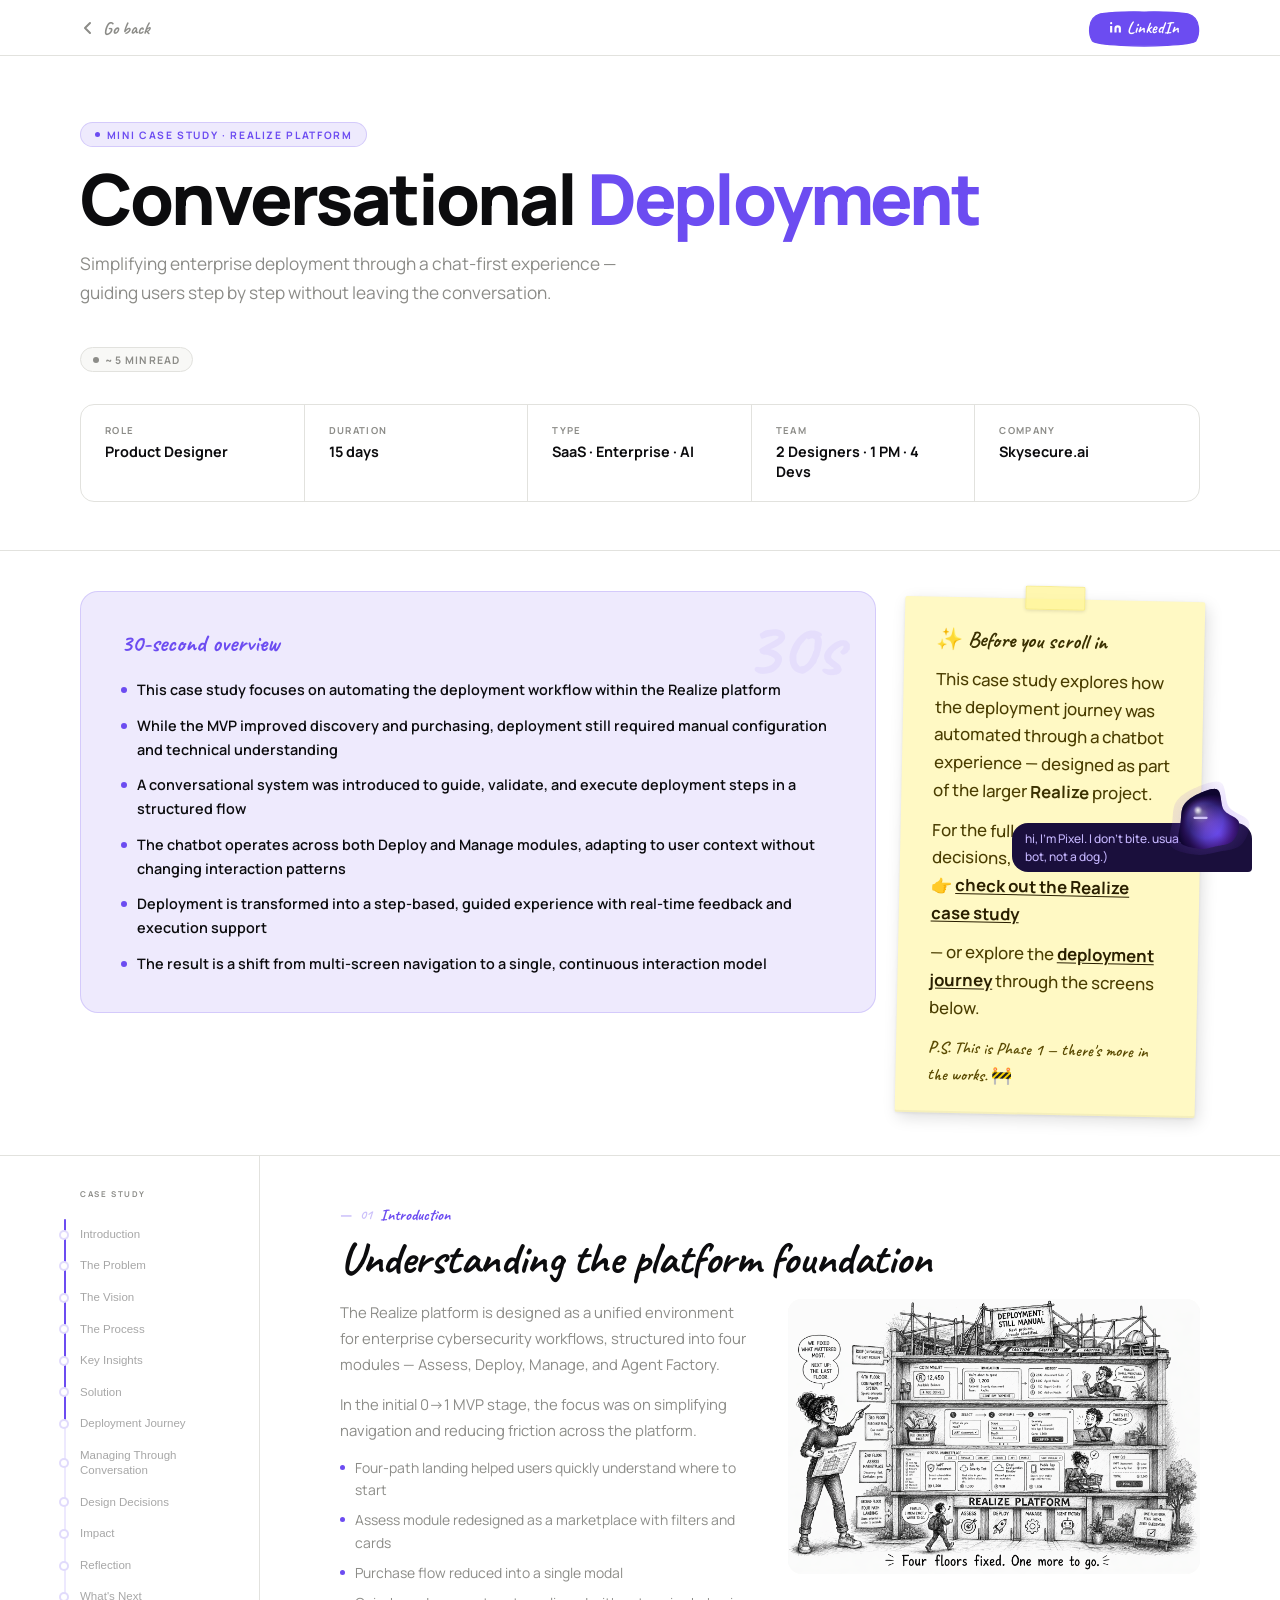
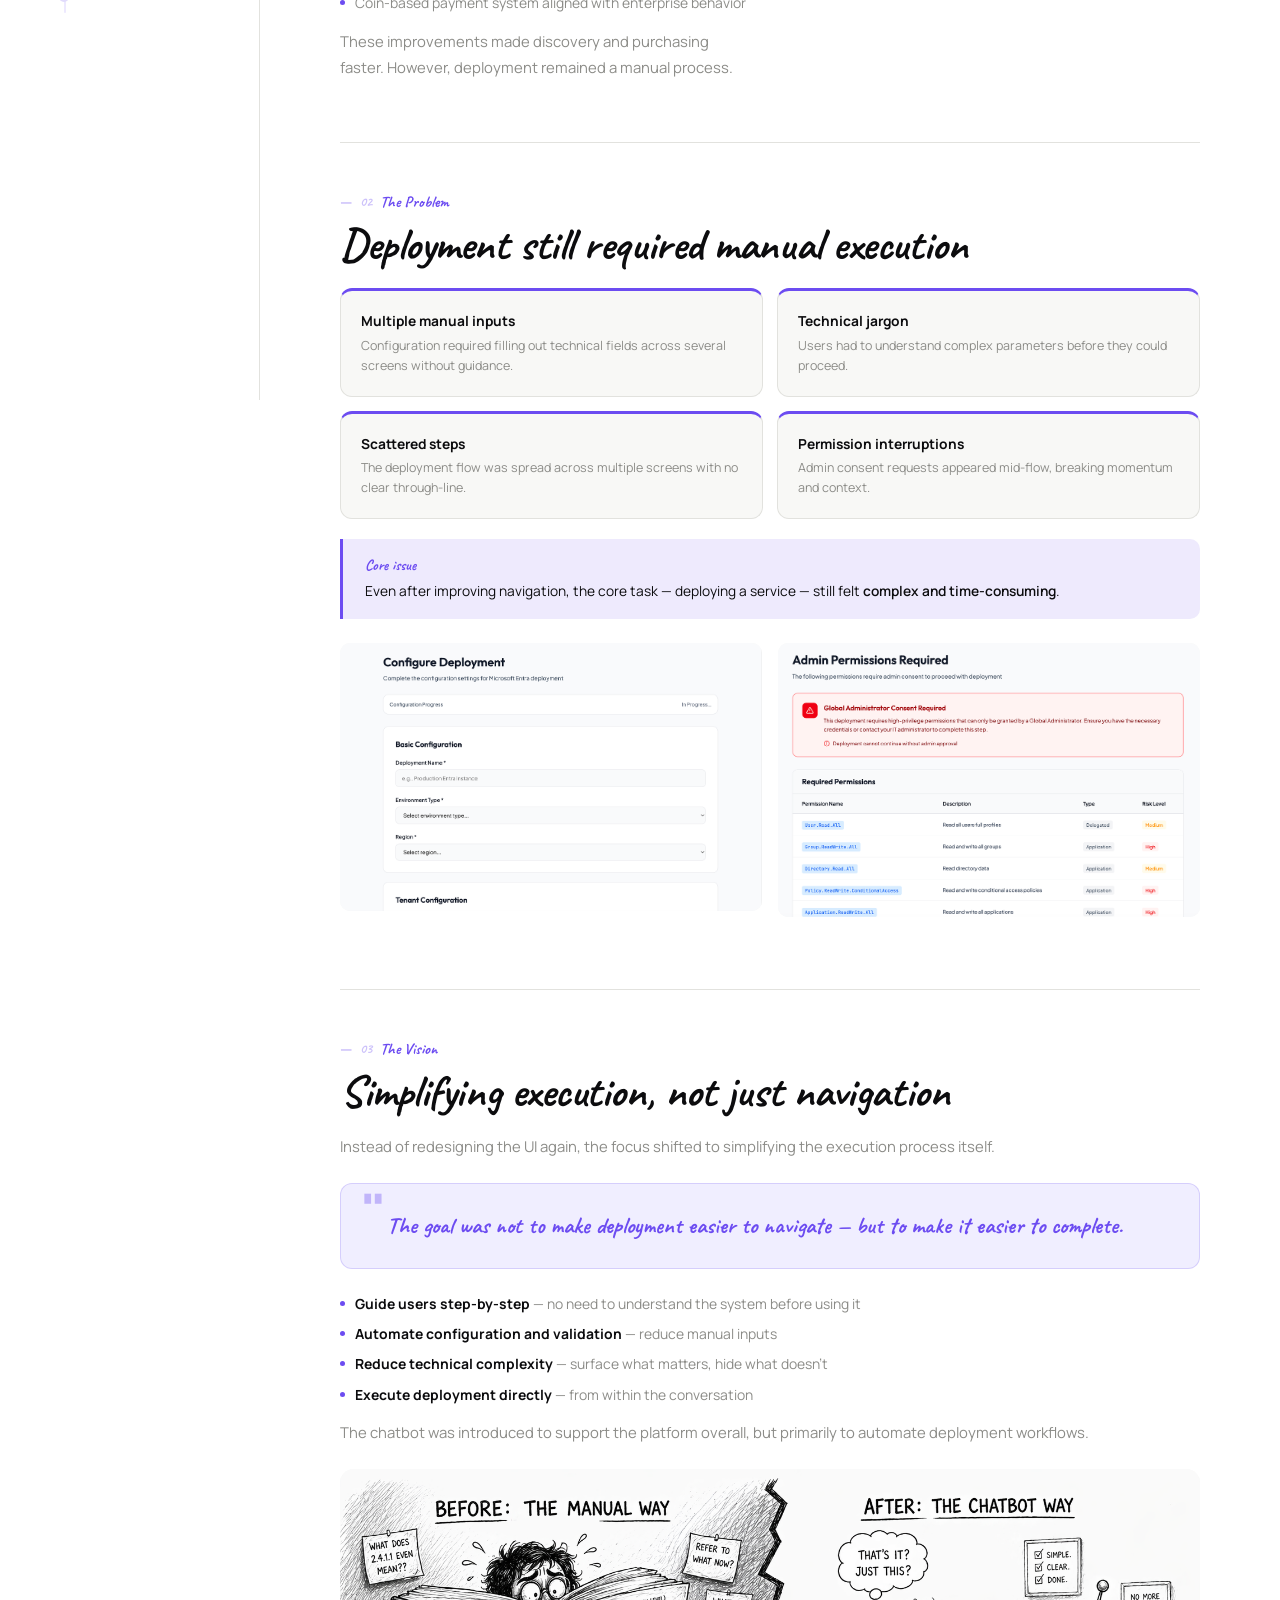
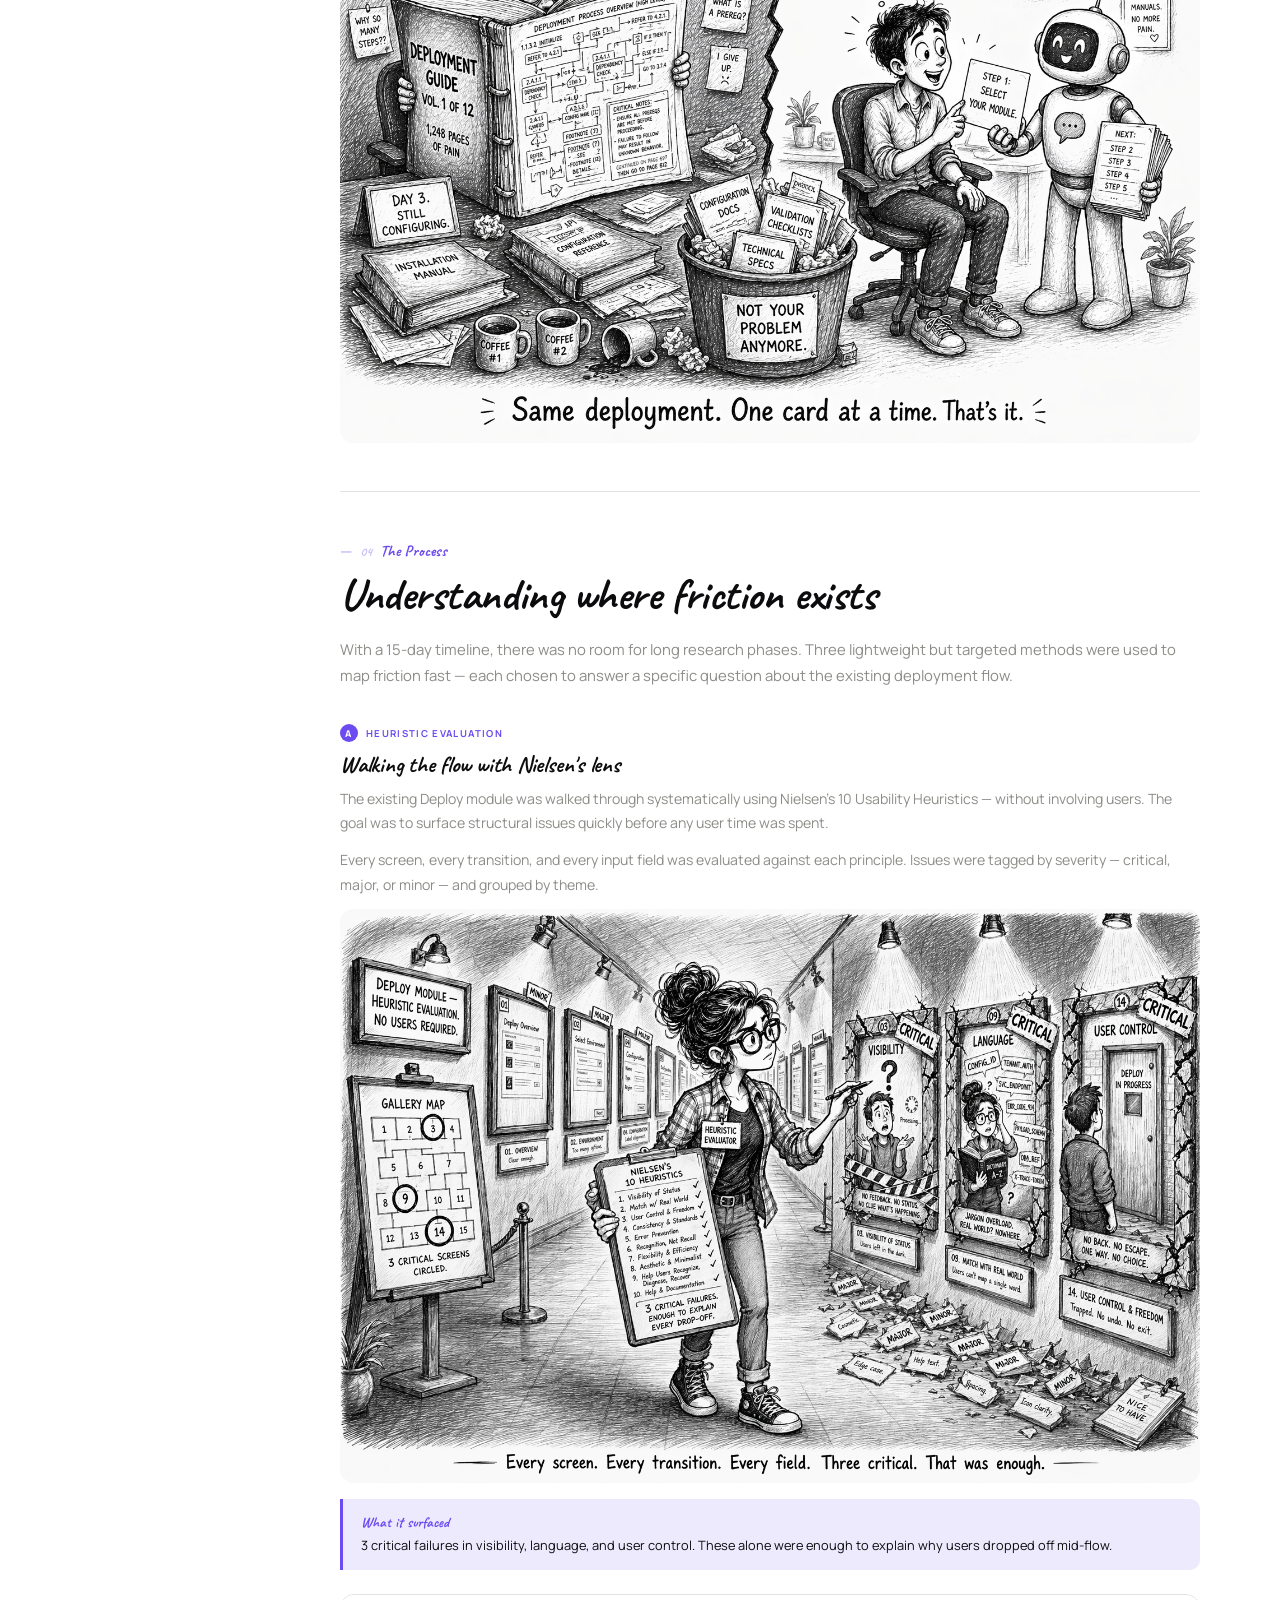
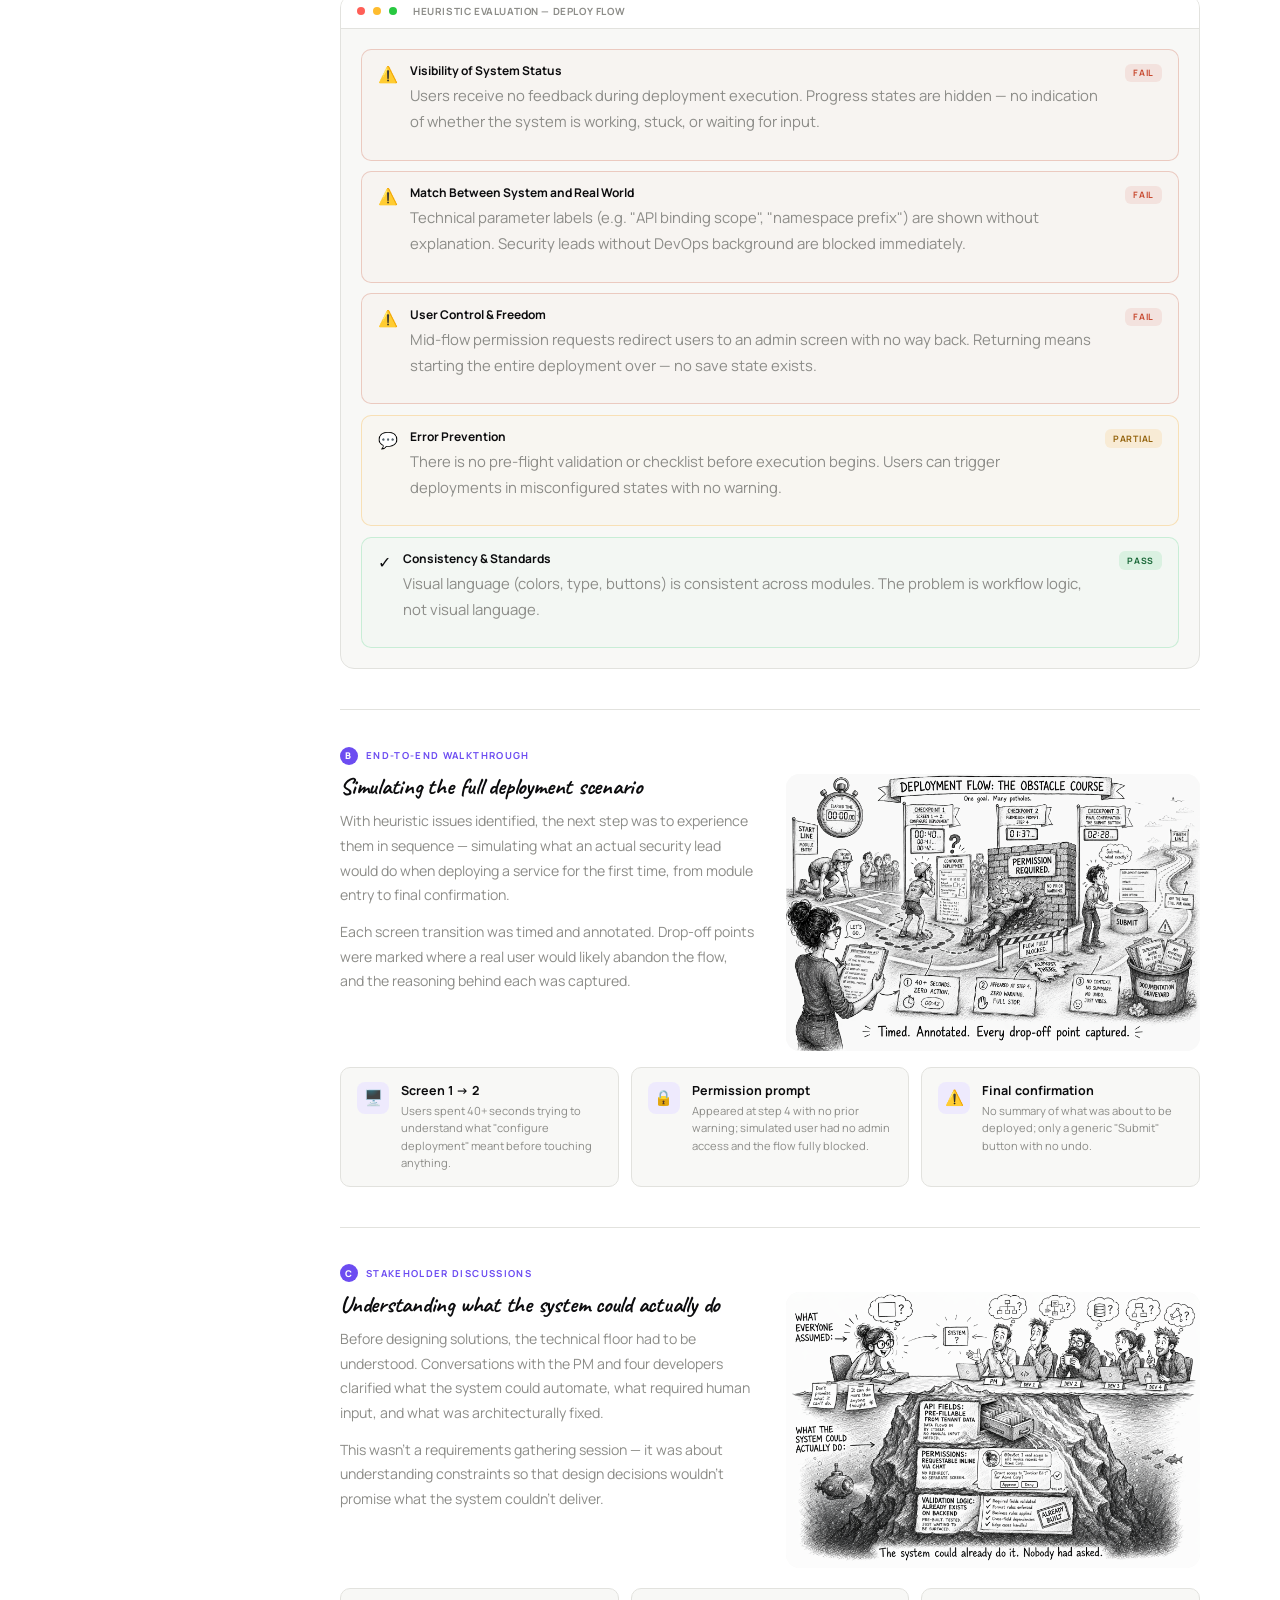
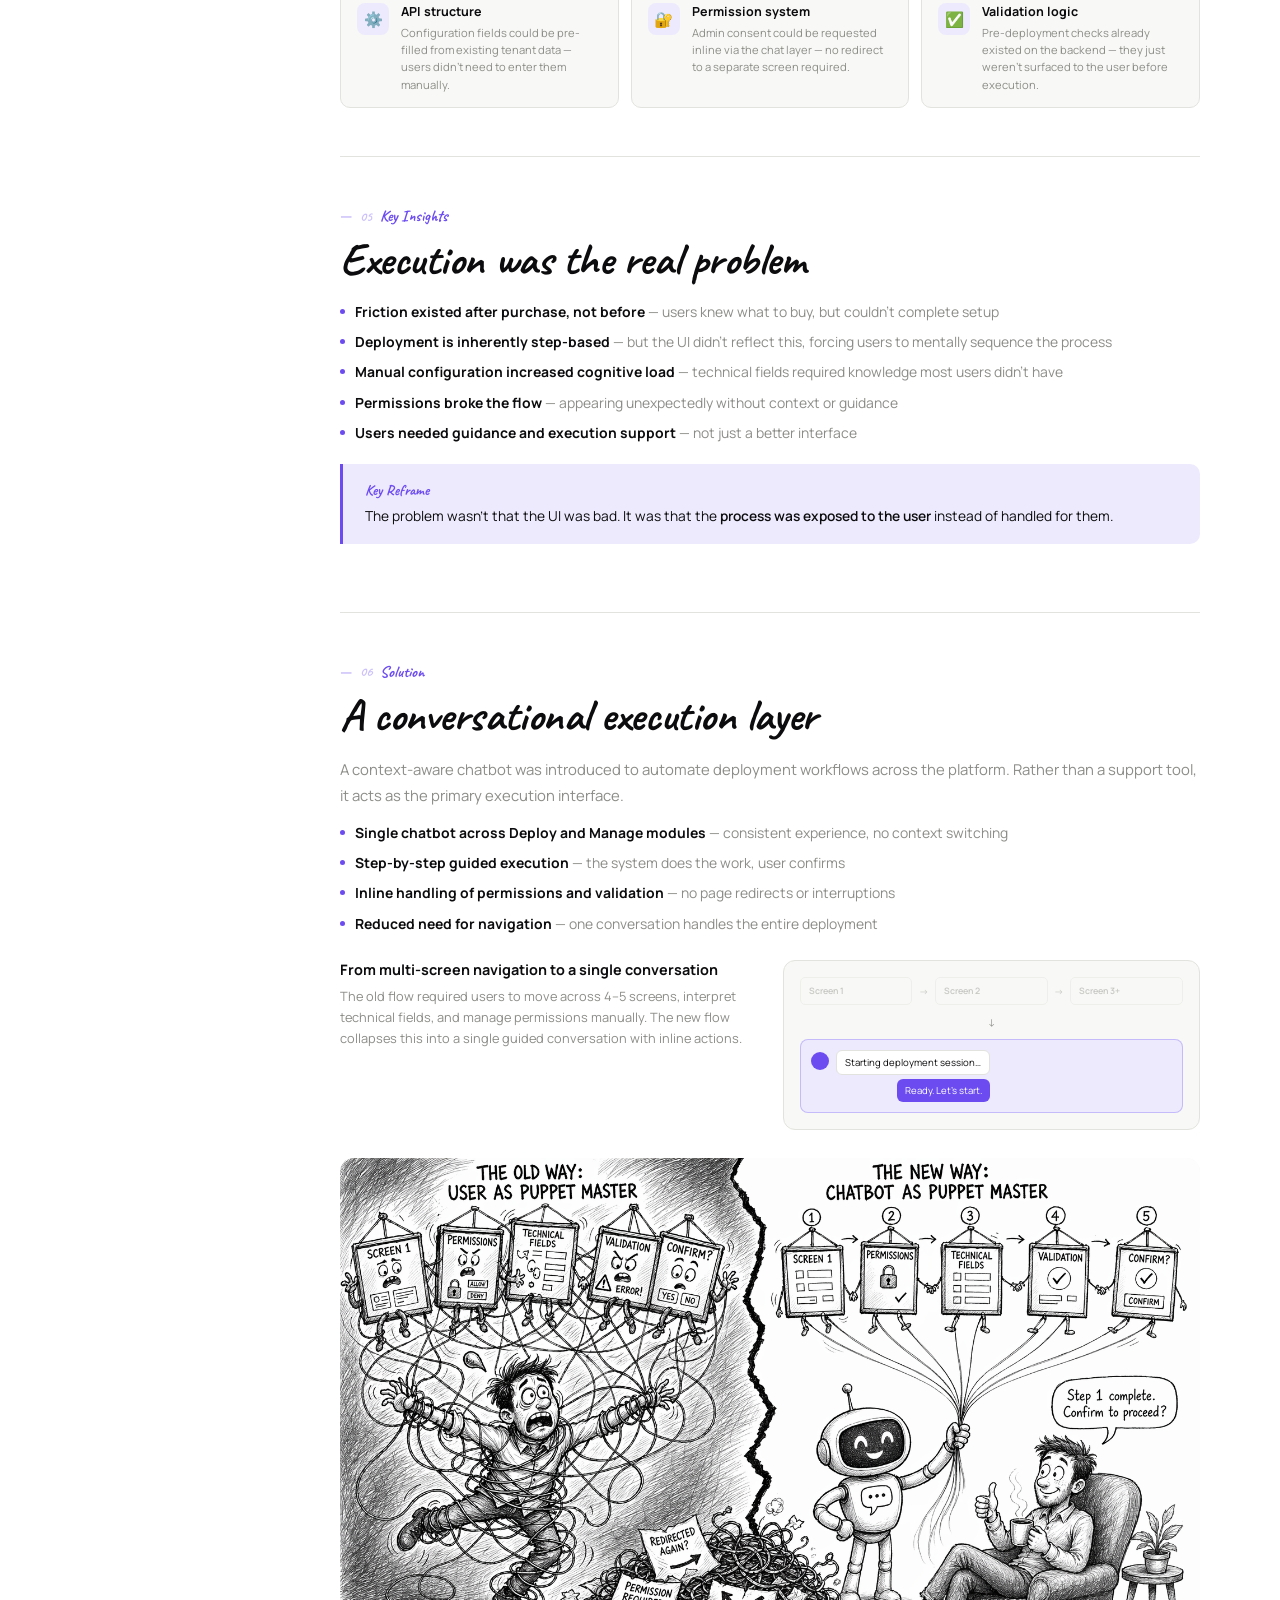
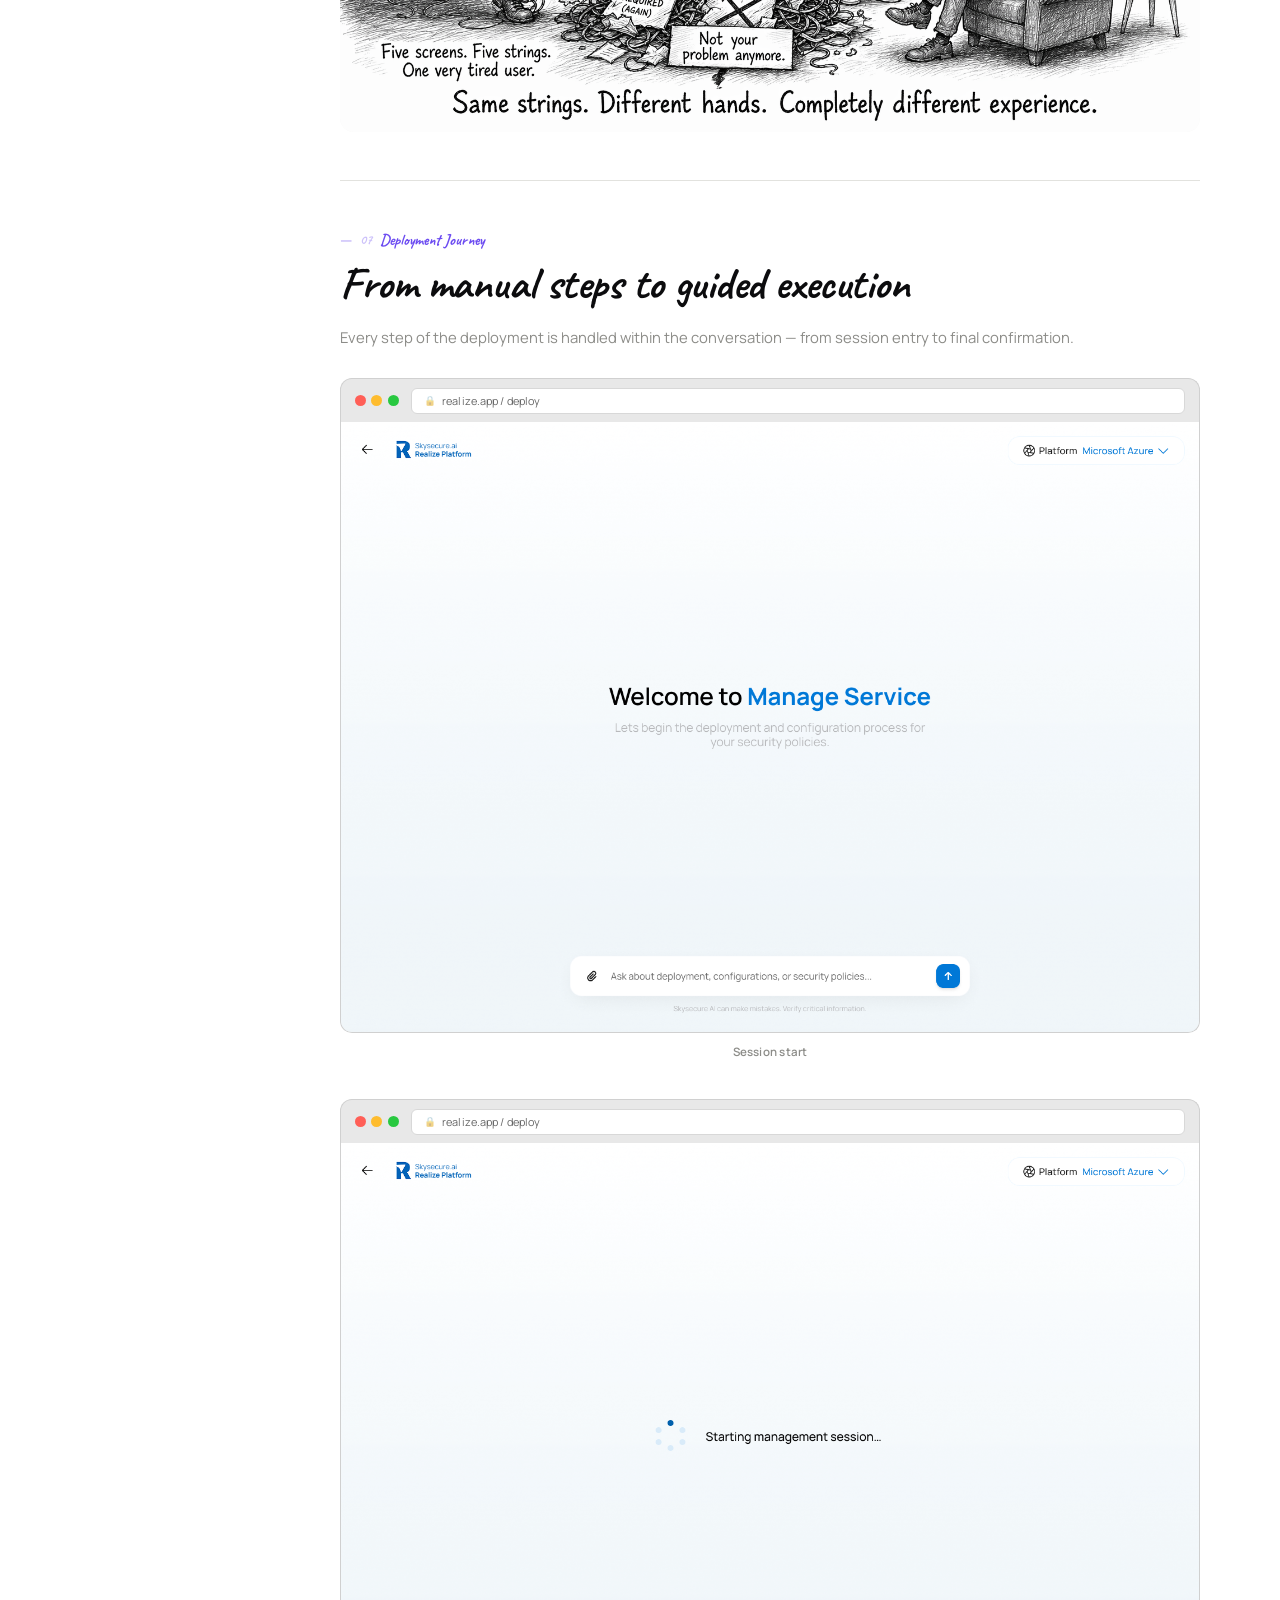
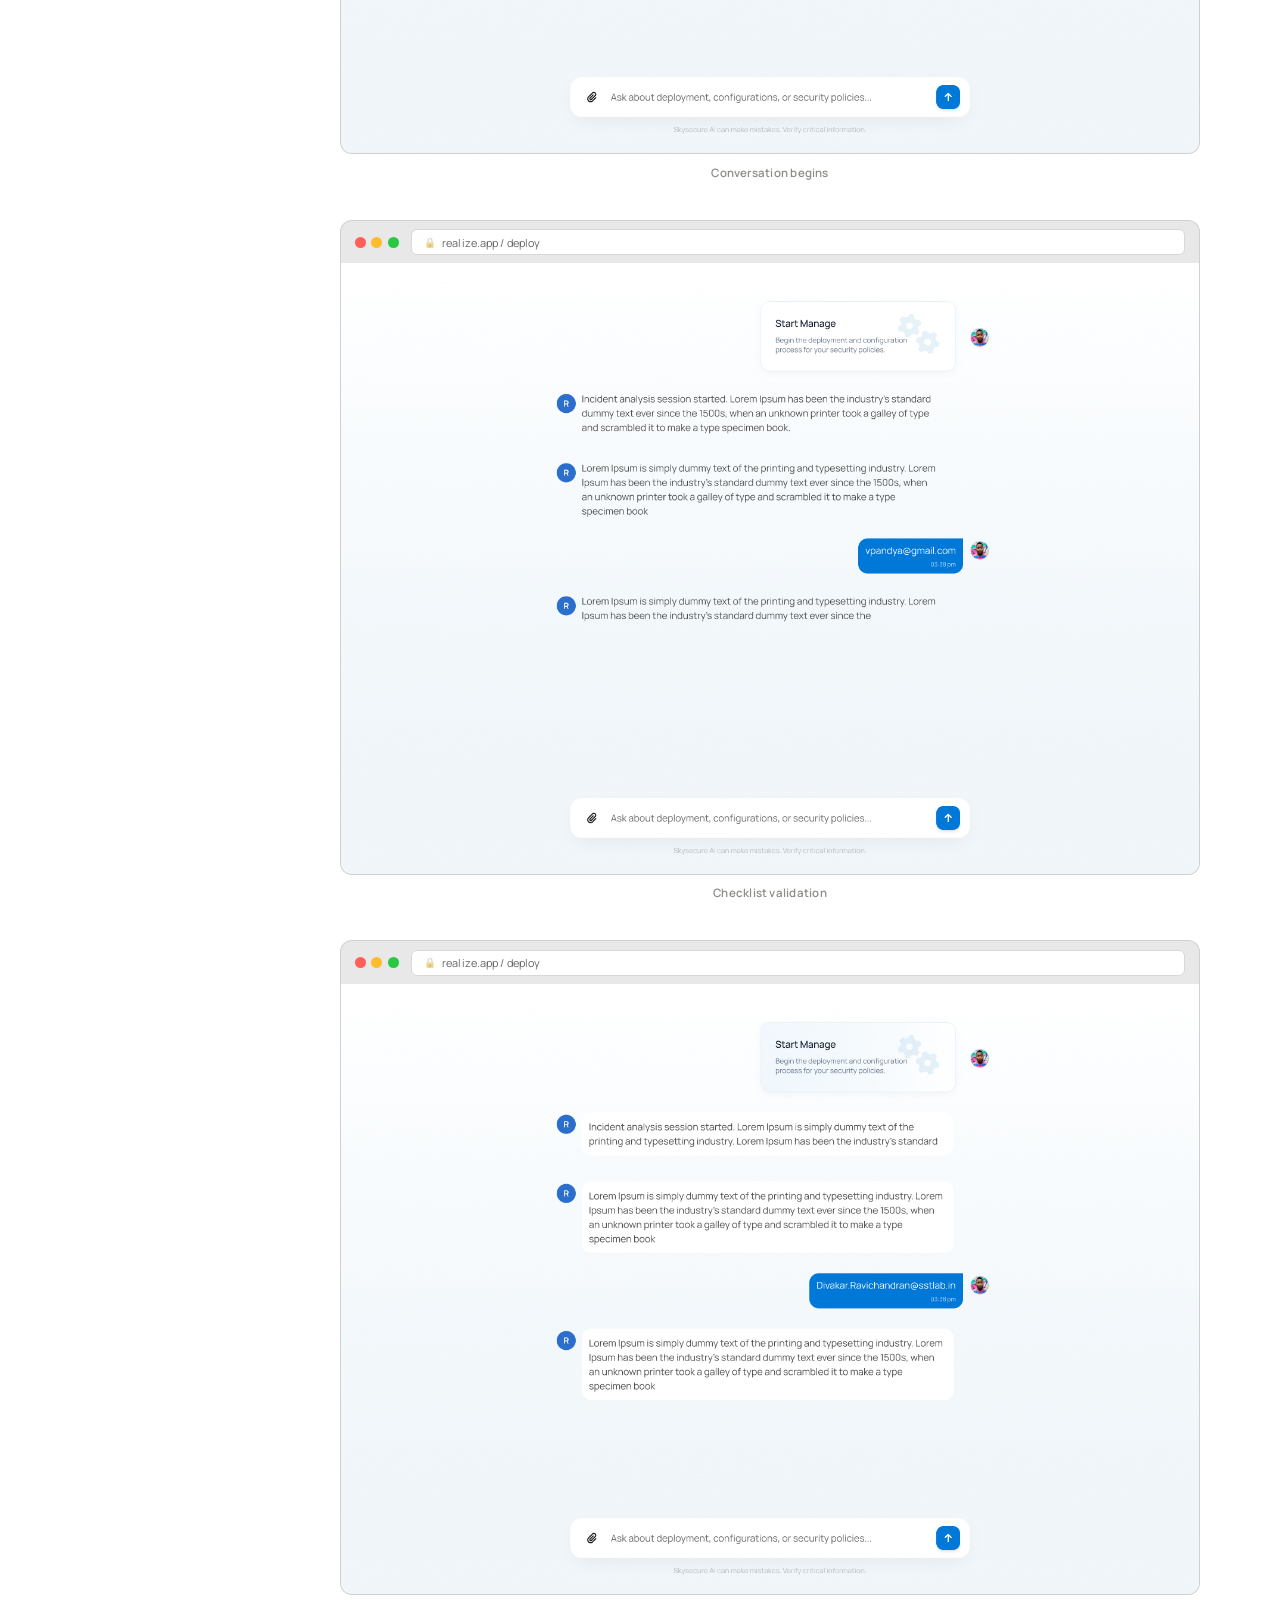
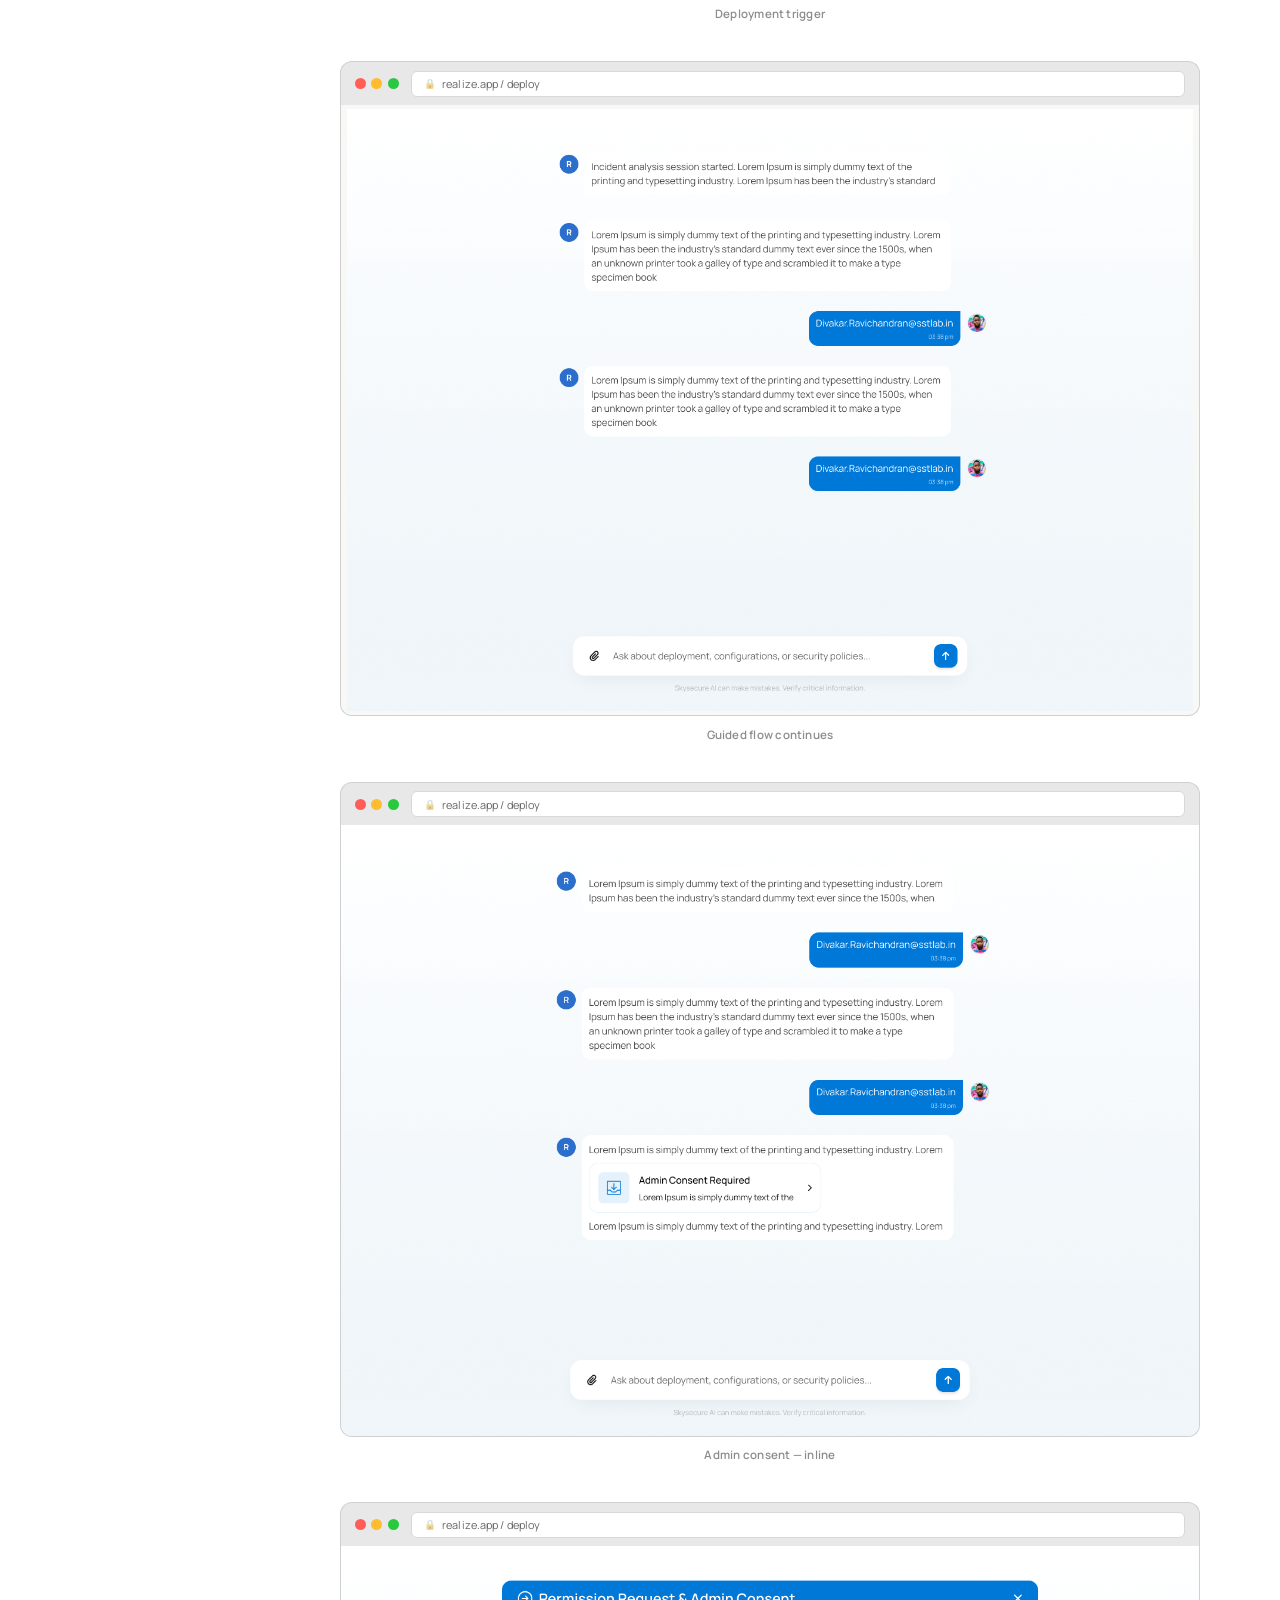
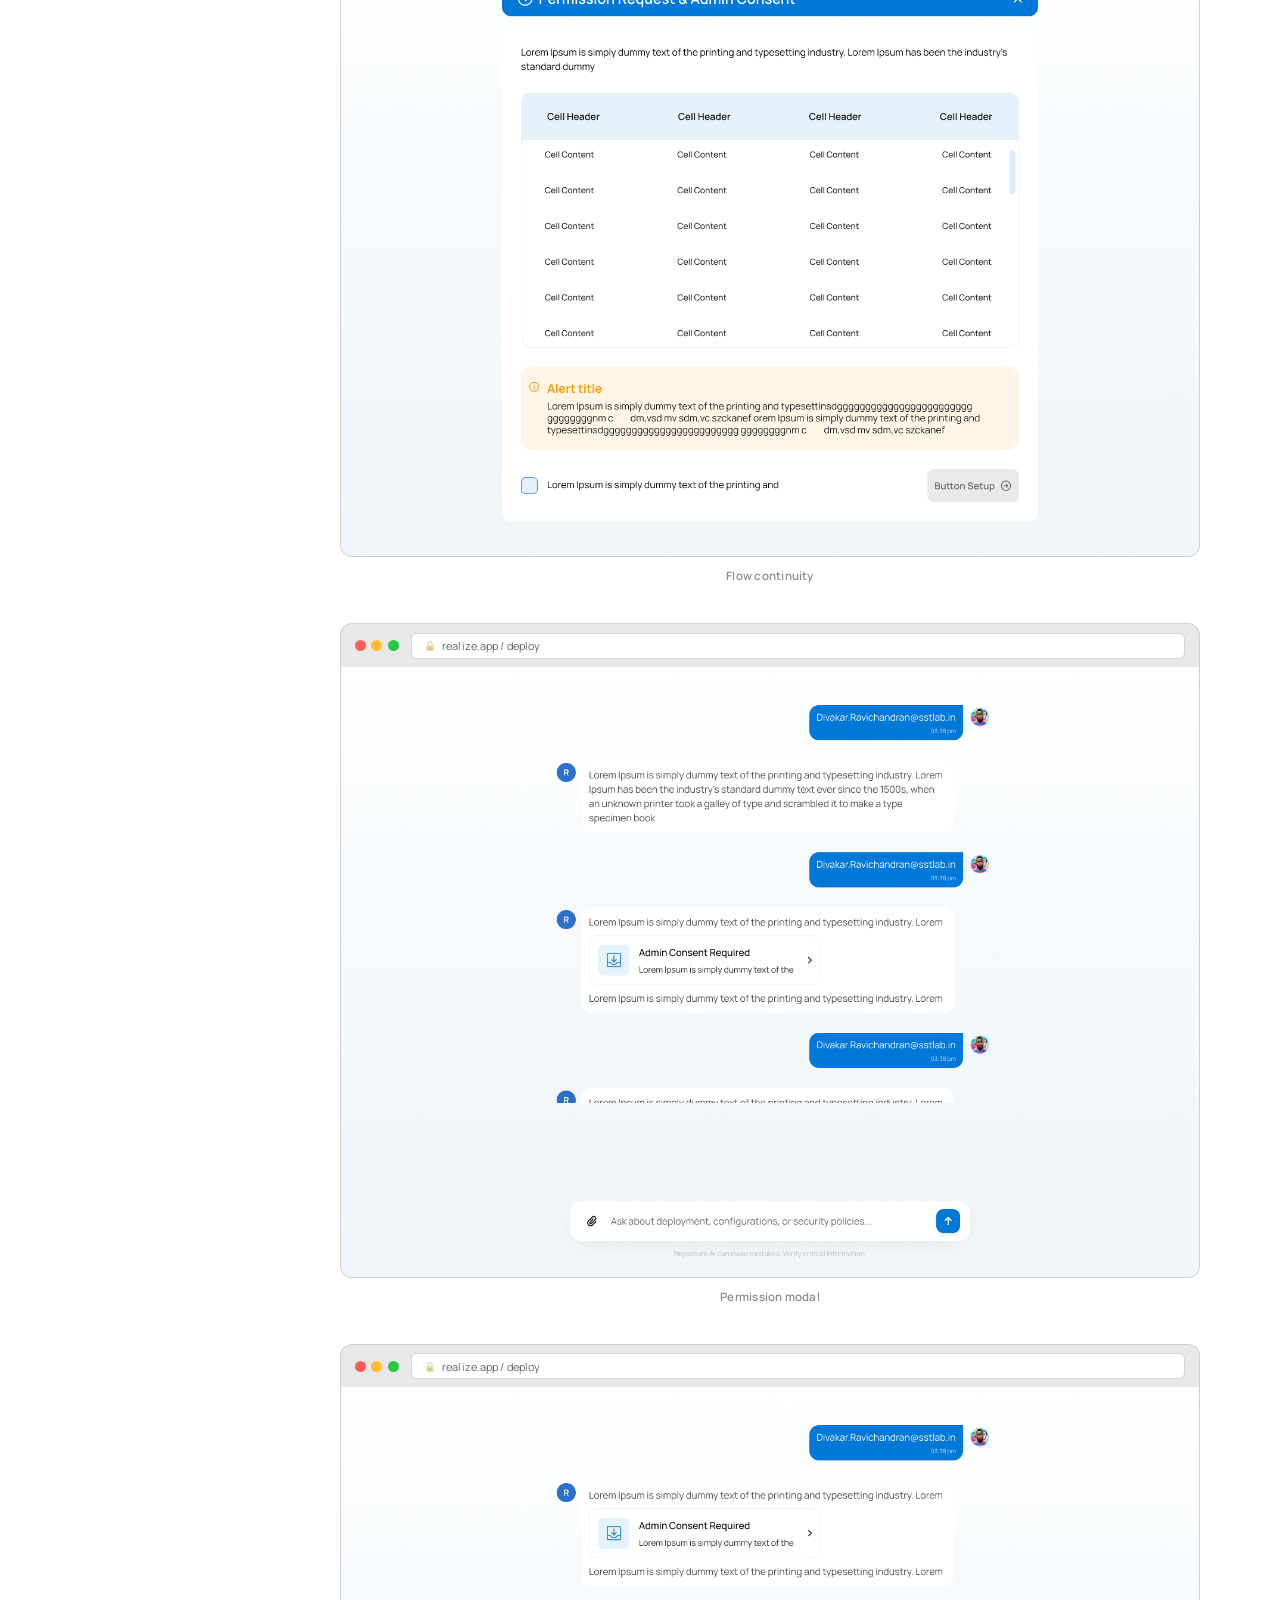
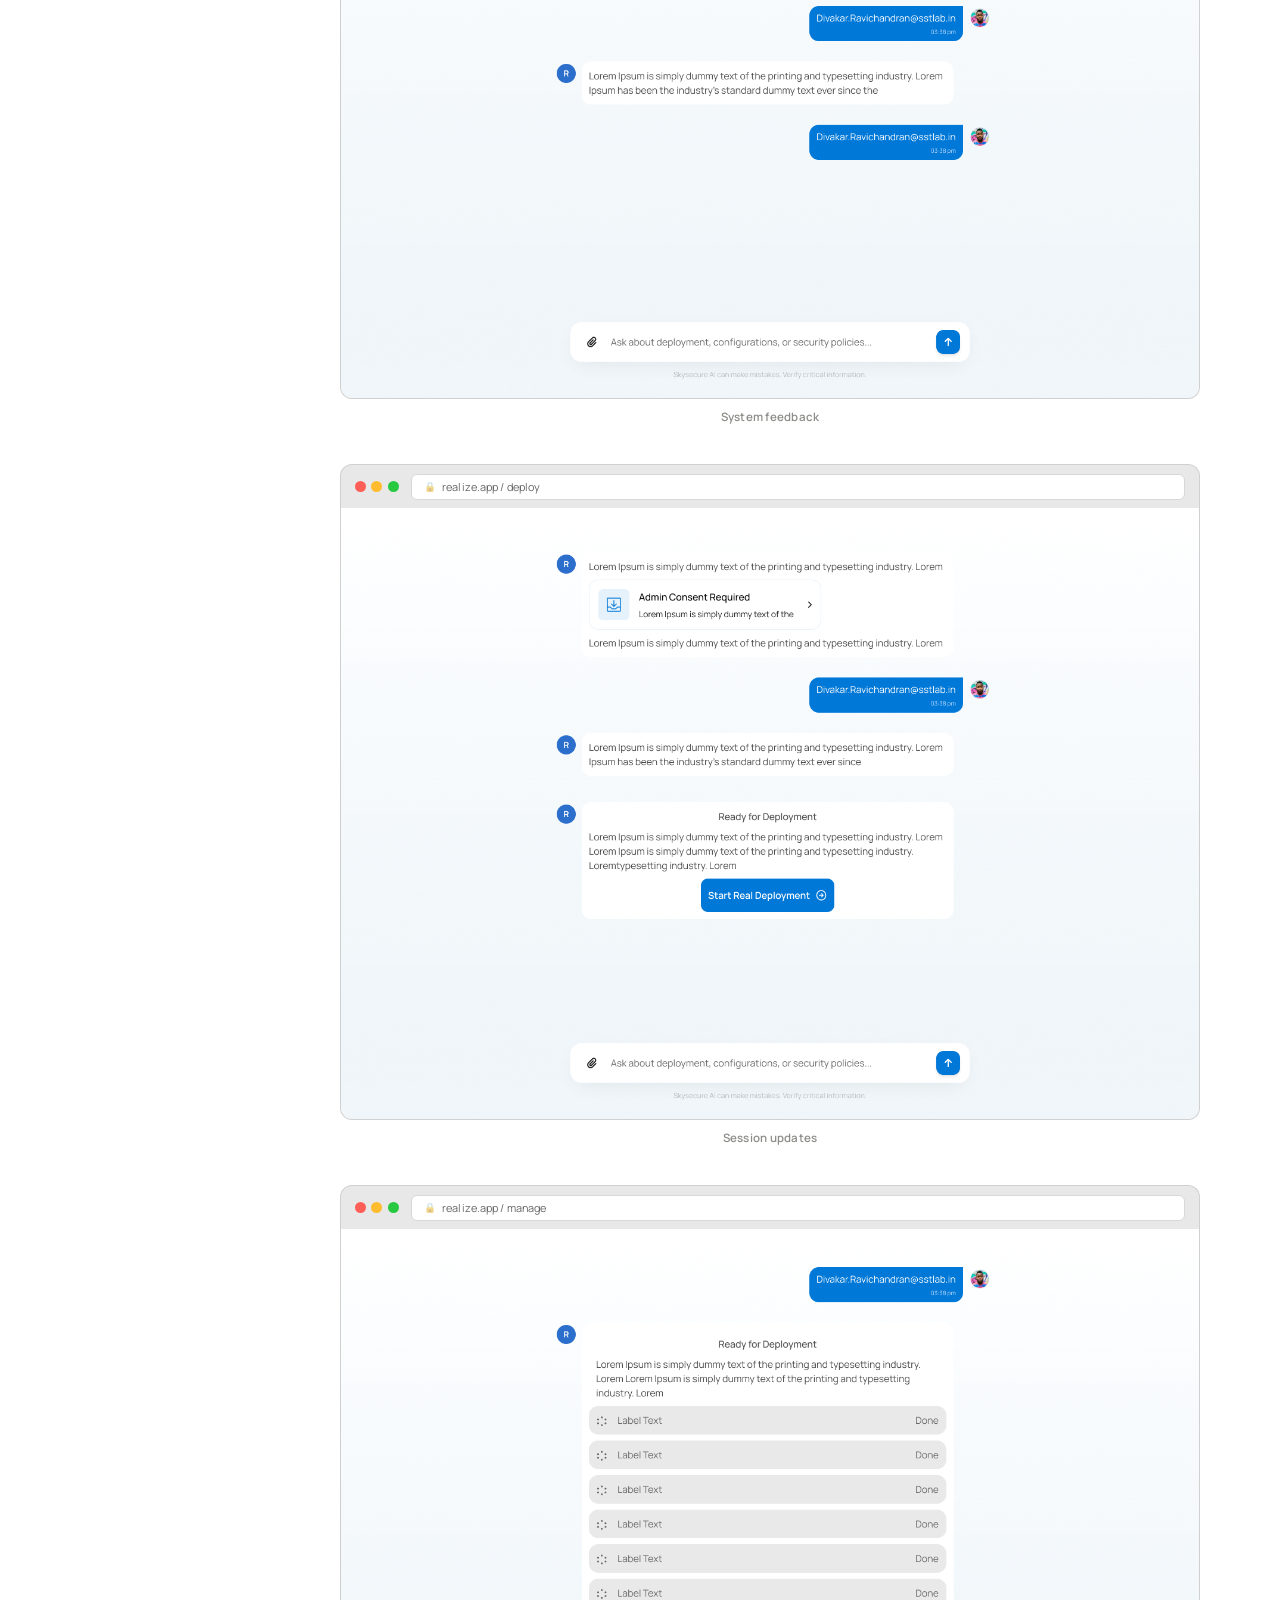
<file: chat.html>
<!DOCTYPE html>
<html lang="en">
<head>
<meta charset="UTF-8">
<meta name="description" content="Chat-Driven Deployment — A case study by Vagmita Pandya on designing a conversational deployment experience for the Realize platform.">
<meta name="viewport" content="width=device-width,initial-scale=1">
<title>Conversational Deployment — Vagmita Pandya</title>
<link rel="preconnect" href="https://fonts.googleapis.com">
<link rel="preconnect" href="https://fonts.gstatic.com" crossorigin>
<link href="https://fonts.googleapis.com/css2?family=Manrope:wght@300;400;500;600;700;800&family=Caveat:wght@500;600;700&family=Plus+Jakarta+Sans:wght@600;700&display=swap" rel="stylesheet">
<style id="casestudy-inlined">
/* ═══════════════════════════════════════════════════════════
   casestudy.css  —  Shared styles for all portfolio pages
   Covers: reset, variables, nav, case study layout, chatbot
   blob, scroll animations, and interactive utilities.
═══════════════════════════════════════════════════════════ */

/* ── RESET & BASE ── */
*,*::before,*::after{box-sizing:border-box;margin:0;padding:0}
a{color:inherit;text-decoration:none;}
html{font-size:16px;scroll-behavior:smooth}

:root{
  --black:#0C0C0E;
  --white:#FFFFFF;
  --off:#F8F8F6;
  --off2:#F1F1EE;
  --border:#E2E2DE;
  --muted:#8C8C88;
  --vi:#6C4CF1;
  --vi2:#5A3DD8;
  --vi-soft:#EEEAFD;
  --vi-mid:rgba(108,76,241,.12);
  --green:#22C55E;
  --body:'Manrope',sans-serif;
  --hand:'Caveat',cursive;
  --logo:'Plus Jakarta Sans',sans-serif;
  --pad:80px;
  --nav-h:56px;
}

body{
  font-family:var(--body);
  background:var(--white);
  color:var(--black);
  -webkit-font-smoothing:antialiased;
  overflow-x:hidden;
}

/* ── READING PROGRESS BAR ── */
.read-progress{
  position:fixed;top:0;left:0;width:0%;height:3px;
  background:linear-gradient(90deg,var(--vi),#9C7EFA);
  z-index:999;transition:width .1s linear;pointer-events:none;
}

/* ══════════════════════════════════
   NAV  (from index.html — exact match)
══════════════════════════════════ */
.cs-header{
  position:sticky;top:0;z-index:300;
  height:var(--nav-h);
  background:rgba(255,255,255,.97);
  backdrop-filter:blur(14px);-webkit-backdrop-filter:blur(14px);
  border-bottom:1px solid var(--border);
  display:flex;align-items:center;
  padding:0 var(--pad);
}
.cs-header-logo{
  font-family:var(--logo);
  font-size:.95rem;font-weight:800;letter-spacing:-.02em;
  color:var(--black);text-decoration:none;
  cursor:pointer;overflow:hidden;white-space:nowrap;
  display:inline-flex;align-items:center;
}
/* collapsed VP logo (same trick as index) */
.cs-header-logo .nl-long{display:inline-flex}
.cs-header-logo .nl-long span,
.cs-header-logo .nl-short span{
  display:inline-block;overflow:hidden;
  transition:max-width .7s cubic-bezier(.4,0,.2,1),opacity .6s ease;
}
.cs-header-logo .nl-short{display:inline-flex}
.cs-header-logo .nl-short span{max-width:0;opacity:0}
.cs-header-logo.collapsed .nl-long span{max-width:0;opacity:0}
.cs-header-logo.collapsed .nl-short span{max-width:20px;opacity:1}

.cs-header-nav{margin-left:auto;display:flex;align-items:center;gap:2rem}
.cs-header-nav a{
  font-family:var(--hand);font-size:1.05rem;font-weight:600;
  color:var(--muted);text-decoration:none;
  transition:color .15s;
  display:inline-block;position:relative;padding-bottom:5px;
}
.cs-header-nav a:hover{color:var(--black)}

/* hand-drawn underline on nav links */
.cs-header-nav a .hd-line{
  position:absolute;left:-3px;bottom:-1px;
  width:calc(100% + 6px);height:10px;
  pointer-events:none;overflow:visible;
}
.cs-header-nav a .hd-line path{
  fill:none;stroke:var(--vi);stroke-width:2;
  stroke-linecap:round;stroke-linejoin:round;
  stroke-dasharray:200;stroke-dashoffset:200;
  transition:stroke-dashoffset .4s cubic-bezier(.4,0,.2,1);
}
.cs-header-nav a:hover .hd-line path{stroke-dashoffset:0}

/* LinkedIn pill — organic blob */
.cs-header-linkedin{
  display:inline-flex;align-items:center;gap:.3rem;
  background:var(--vi);color:var(--white)!important;
  text-decoration:none;
  padding:.5rem 1.3rem .5rem 1rem;
  border-radius:62% 38% 46% 54% / 60% 44% 56% 40%;
  transition:border-radius .4s ease,transform .2s ease,background .15s;
  box-shadow:0 4px 18px rgba(108,76,241,.35);
  position:relative;white-space:nowrap;
}
.cs-header-linkedin:hover{
  background:var(--vi2)!important;
  transform:scale(1.06);
  border-radius:42% 58% 55% 45% / 48% 60% 40% 52%;
}
.cs-linkedin-in{
  font-family:var(--body)!important;font-size:.62rem!important;
  font-weight:800!important;color:var(--white)!important;
  letter-spacing:.04em;opacity:.85;
}
.cs-linkedin-label{
  font-family:var(--hand)!important;font-size:1.05rem!important;
  font-weight:700!important;color:var(--white)!important;
  letter-spacing:.01em;line-height:1;
}

/* back-home link (replaces logo click) */
.cs-back-home{
  font-family:var(--hand)!important;
  font-size:1.05rem!important;font-weight:600!important;
  color:var(--muted)!important;
  padding:0!important;padding-bottom:5px!important;
  position:relative;
}
.cs-back-home:hover{color:var(--black)!important}

/* ══════════════════════════════════
   CASE STUDY HERO
══════════════════════════════════ */
.cs-hero{padding:4rem var(--pad) 3rem;border-bottom:1px solid var(--border)}
.cs-type-chip{
  display:inline-flex;align-items:center;gap:.45rem;
  font-size:.64rem;font-weight:700;letter-spacing:.16em;text-transform:uppercase;
  color:var(--vi);background:var(--vi-soft);
  border:1px solid rgba(108,76,241,.2);
  padding:.3rem .85rem;border-radius:100px;margin-bottom:1.1rem;
}
.cs-type-chip::before{content:'';width:5px;height:5px;border-radius:50%;background:var(--vi);flex-shrink:0}
.cs-hero-title{
  font-family:var(--body);font-weight:800;
  font-size:clamp(2.8rem,5.5vw,5rem);
  letter-spacing:-.04em;line-height:.94;
  color:var(--black);margin-bottom:1.1rem;
}
.cs-hero-title span{color:var(--vi)}
.cs-hero-sub{
  font-size:clamp(.95rem,1.4vw,1.08rem);
  color:var(--muted);line-height:1.7;
  max-width:580px;margin-bottom:2.5rem;
}
.cs-meta-box{
  display:grid;grid-template-columns:repeat(4,1fr);
  border:1px solid var(--border);border-radius:14px;overflow:hidden;
}
.cs-meta-cell{padding:1.15rem 1.5rem;border-right:1px solid var(--border)}
.cs-meta-cell:last-child{border-right:none}
.cs-meta-cell-label{
  font-size:.6rem;font-weight:700;letter-spacing:.14em;text-transform:uppercase;
  color:var(--muted);margin-bottom:.35rem;
}
.cs-meta-cell-value{font-size:.9rem;font-weight:700;color:var(--black);line-height:1.4}

/* ══════════════════════════════════
   30-SEC OVERVIEW
══════════════════════════════════ */
.cs-overview-wrap{padding:2.5rem var(--pad);border-bottom:1px solid var(--border)}
.cs-overview-combined{display:grid;grid-template-columns:1fr 300px;gap:1.5rem;align-items:start}
@media(max-width:900px){.cs-overview-combined{grid-template-columns:1fr}}
.cs-overview-card{
  background:var(--vi-soft);border:1.5px solid rgba(108,76,241,.2);
  border-radius:18px;padding:2.25rem 2.5rem;
  position:relative;overflow:hidden;
}
.cs-overview-card::after{
  content:'30s';position:absolute;right:2rem;top:1rem;
  font-family:var(--hand);font-size:5rem;font-weight:700;
  color:rgba(108,76,241,.07);line-height:1;pointer-events:none;user-select:none;
}
.cs-overview-heading{font-family:var(--hand);font-size:1.5rem;font-weight:700;color:var(--vi);margin-bottom:1.25rem}
.cs-overview-list{list-style:none;display:flex;flex-direction:column;gap:.75rem}
.cs-overview-list li{
  display:flex;align-items:flex-start;gap:.6rem;
  font-size:.9rem;line-height:1.65;color:var(--black);
  font-weight:600;font-family:var(--body);
}
.cs-overview-list li::before{
  content:'';width:6px;height:6px;border-radius:50%;
  background:var(--vi);flex-shrink:0;min-width:6px;margin-top:.55rem;
}

/* ══════════════════════════════════
   STICKY NOTE
══════════════════════════════════ */
.sticky-note-attached{transform:rotate(-1deg);margin-top:.25rem;flex-shrink:0}
.sticky-note-paper{
  position:relative;background:#FFF9C4;border-radius:4px;
  padding:2rem 1.75rem 1.75rem;
  box-shadow:3px 5px 18px rgba(0,0,0,.15),0 1px 3px rgba(0,0,0,.08);
  font-family:var(--body);
}
.sticky-note-tape{
  position:absolute;top:-14px;left:50%;transform:translateX(-50%);
  width:52px;height:26px;background:rgba(255,240,100,.7);
  border-radius:2px;box-shadow:0 1px 4px rgba(0,0,0,.12);
  border:1px solid rgba(200,180,0,.18);
}
.sticky-note-heading{font-family:var(--hand);font-size:1.25rem;font-weight:700;color:#2a1f00;margin-bottom:.7rem;line-height:1.3}
.sticky-note-body{font-family:var(--body);font-size:.85rem;color:#3a2d00;line-height:1.75;font-style:normal;font-weight:500}
.sticky-note-body em{font-style:normal;font-weight:700}
.sticky-note-links{display:flex;flex-direction:column;gap:.5rem;margin-top:.85rem}
.sticky-note-btn{
  display:inline-flex;align-items:center;gap:.5rem;
  font-family:var(--hand);font-size:1rem;font-weight:700;
  color:#fff;background:#2a1f00;padding:.45rem 1.1rem;border-radius:8px;
  text-decoration:none;width:fit-content;transition:background .15s;
}
.sticky-note-btn:hover{background:#3d2e00}
.sticky-note-btn-ghost{
  display:inline-flex;align-items:center;
  font-family:var(--hand);font-size:.95rem;font-weight:600;
  color:#2a1f00;background:rgba(255,255,255,.55);
  padding:.4rem 1rem;border-radius:8px;
  border:1.5px solid rgba(42,31,0,.25);
  text-decoration:none;width:fit-content;transition:background .15s;
}
.sticky-note-btn-ghost:hover{background:rgba(255,255,255,.8)}
.sticky-note-or{font-family:var(--body);font-size:.82rem;font-weight:500;color:#5a4a00;display:inline;margin:0 .25rem}
.sticky-note-smile{font-family:var(--body);font-size:.82rem;font-weight:500;color:#3a2d00;margin-top:.1rem;display:block}
@media(max-width:860px){.sticky-note-paper{transform:none}}

/* ══════════════════════════════════
   CONTENT ZONE + SIDEBAR
══════════════════════════════════ */
.cs-content-zone{display:flex;align-items:flex-start}

.cs-sidebar{
  width:260px;flex-shrink:0;
  position:sticky;top:var(--nav-h);height:calc(100vh - var(--nav-h));
  overflow:hidden;display:flex;flex-direction:column;
  background:var(--white);border-right:1px solid var(--border);
}
.cs-sidebar-inner{padding:2rem 1rem 2rem 0;flex:1;overflow-y:auto;overflow-x:hidden}
.cs-sidebar-inner::-webkit-scrollbar{display:none}
.cs-sidebar-cap{
  font-size:.5rem;font-weight:700;letter-spacing:.2em;text-transform:uppercase;
  color:var(--muted);margin-bottom:1.25rem;padding-left:80px;
}
.cs-sidebar-nav{
  display:flex;flex-direction:column;gap:0;
  position:relative;padding-left:80px;
}
.cs-sidebar-nav::before{
  content:'';position:absolute;left:64px;top:0;bottom:0;
  width:1.5px;background:rgba(108,76,241,.12);border-radius:2px;
}
.snav-spine-fill{
  position:absolute;left:64px;top:0;width:1.5px;
  background:var(--vi);border-radius:2px;
  transition:height .12s ease;pointer-events:none;z-index:2;
}
.snav-item{
  position:relative;display:flex;align-items:center;gap:.5rem;
  padding:.5rem .5rem .5rem 0;
  cursor:pointer;border:none;background:none;
  text-align:left;width:100%;border-radius:0;transition:none;
}
.snav-item::before{
  content:'';position:absolute;left:-21px;top:50%;
  transform:translateY(-50%);
  width:10px;height:10px;border-radius:50%;
  background:var(--white);border:2px solid rgba(108,76,241,.2);
  transition:background .2s,border-color .2s,transform .2s,box-shadow .2s;z-index:3;
}
.snav-item:hover::before{border-color:var(--vi);background:rgba(108,76,241,.08)}
.snav-item.active::before{
  background:var(--vi);border-color:var(--vi);
  transform:translateY(-50%) scale(1.15);
  box-shadow:0 0 0 4px rgba(108,76,241,.14);
}
.snav-num{display:none}
.snav-label{font-size:.72rem;font-weight:500;color:rgba(0,0,0,.35);line-height:1.35;transition:color .15s,font-weight .15s}
.snav-item:hover .snav-label{color:rgba(0,0,0,.7)}
.snav-item.active .snav-label{color:var(--vi);font-weight:700;font-size:.73rem}

.snav-sub-item{
  position:relative;display:flex;align-items:center;
  padding:.32rem .5rem .32rem .75rem;
  cursor:pointer;border:none;background:none;
  text-align:left;width:100%;border-radius:0;
}
.snav-sub-item::before{display:none}
.snav-sub-label{font-size:.63rem;font-weight:400;color:rgba(0,0,0,.28);line-height:1.3;transition:color .15s}
.snav-sub-item:hover .snav-sub-label{color:rgba(0,0,0,.6)}
.snav-sub-item.active .snav-sub-label{color:var(--vi);font-weight:600}

/* ══════════════════════════════════
   MAIN CONTENT AREA
══════════════════════════════════ */
.cs-main{flex:1;min-width:0;padding:0 var(--pad) 6rem var(--pad);box-sizing:border-box;width:100%;overflow:hidden}

.cs-sec{
  padding:3.25rem 0;border-bottom:1px solid var(--border);
  /* scroll fade in — starts invisible */
  opacity:0;transform:translateY(20px);
  transition:opacity .55s ease,transform .55s ease;
}
.cs-sec.vis{opacity:1;transform:translateY(0)}
.cs-sec:last-child{border-bottom:none}

.cs-sec-label{display:flex;align-items:center;gap:.5rem;font-family:var(--hand);font-size:1rem;font-weight:700;color:var(--vi);margin-bottom:.55rem}
.cs-sec-label::before{content:'—';opacity:.3;font-family:var(--body)}
.cs-sec-num{font-family:var(--hand);font-size:.85rem;color:rgba(108,76,241,.4)}
.cs-sec h2{font-family:var(--hand);font-size:clamp(2.2rem,3.5vw,3rem);font-weight:700;letter-spacing:-.01em;line-height:1.05;color:var(--black);margin-bottom:.55rem}
.cs-sec h2 em{color:var(--vi);font-style:normal}
.cs-sec h3{font-family:var(--hand);font-size:clamp(1.6rem,2.5vw,2.2rem);font-weight:700;letter-spacing:-.01em;color:var(--black);line-height:1.1;margin-bottom:.55rem}
.cs-sec h2+.cs-para,.cs-sec h3+.cs-para{font-size:1rem;font-weight:500;color:var(--black);opacity:.72;line-height:1.7;margin-bottom:1.25rem;max-width:100%}
.cs-para{font-size:.93rem;color:var(--muted);line-height:1.75;margin-bottom:.85rem;max-width:100%}
.cs-para strong{color:var(--black);font-weight:600}

/* ══════════════════════════════════
   SHARED COMPONENTS
══════════════════════════════════ */
.callout{background:var(--vi-soft);border-left:3px solid var(--vi);border-radius:0 12px 12px 0;padding:1rem 1.35rem;margin:1.25rem 0}
.callout-lbl{font-family:var(--hand);font-size:.95rem;font-weight:700;color:var(--vi);margin-bottom:.3rem}
.callout p{font-size:.86rem;color:var(--black);line-height:1.65;margin:0}

.cs-list{list-style:none;display:flex;flex-direction:column;gap:.5rem;margin:.85rem 0}
.cs-list li{display:flex;align-items:flex-start;gap:.65rem;font-size:.87rem;color:var(--muted);line-height:1.6}
.cs-list li .d{width:5px;height:5px;border-radius:50%;background:var(--vi);flex-shrink:0;margin-top:.5rem}
.cs-list li strong{color:var(--black)}

.prob-grid{display:grid;grid-template-columns:1fr 1fr;gap:.85rem;margin:1.25rem 0}
.prob-card{background:#FDFBFF;border:none;border-radius:12px;padding:1.25rem;transition:box-shadow .2s,transform .2s}
.prob-card:hover{box-shadow:0 4px 18px rgba(108,76,241,.1);transform:translateY(-2px)}
.prob-card h4{font-size:.86rem;font-weight:700;color:var(--black);margin-bottom:.35rem}
.prob-card p{font-size:.78rem;color:var(--muted);line-height:1.6;margin:0}

/* ══════════════════════════════════
   SCROLL ANIMATIONS — generic fi class
══════════════════════════════════ */
.fi{
  opacity:0;
  transform:translateY(24px);
  transition:opacity .55s ease, transform .55s ease;
}
.fi.vis{opacity:1;transform:translateY(0)}

/* staggered children — apply to grids */
.fi-grid > *{
  opacity:0;
  transform:translateY(20px);
  transition:opacity .5s ease, transform .5s ease;
}
.fi-grid.vis > *:nth-child(1){transition-delay:.05s;opacity:1;transform:none}
.fi-grid.vis > *:nth-child(2){transition-delay:.12s;opacity:1;transform:none}
.fi-grid.vis > *:nth-child(3){transition-delay:.19s;opacity:1;transform:none}
.fi-grid.vis > *:nth-child(4){transition-delay:.26s;opacity:1;transform:none}
.fi-grid.vis > *:nth-child(5){transition-delay:.33s;opacity:1;transform:none}
.fi-grid.vis > *:nth-child(n+6){transition-delay:.38s;opacity:1;transform:none}

/* slide from left */
.fi-left{opacity:0;transform:translateX(-28px);transition:opacity .55s ease,transform .55s ease}
.fi-left.vis{opacity:1;transform:translateX(0)}
/* slide from right */
.fi-right{opacity:0;transform:translateX(28px);transition:opacity .55s ease,transform .55s ease}
.fi-right.vis{opacity:1;transform:translateX(0)}
/* scale in */
.fi-scale{opacity:0;transform:scale(.92);transition:opacity .5s ease,transform .5s ease}
.fi-scale.vis{opacity:1;transform:scale(1)}

/* ══════════════════════════════════
   PIXEL BLOB CHATBOT  (from index.html)
══════════════════════════════════ */
#boo-wrap{
  position:fixed;bottom:1.75rem;right:1.75rem;
  z-index:9500;display:flex;flex-direction:column;
  align-items:flex-end;gap:.5rem;pointer-events:none;
}
#boo{
  pointer-events:all;cursor:pointer;
  transform-origin:center center;
  transition:opacity .5s ease,transform .5s cubic-bezier(.34,1.56,.64,1);
}
#boo.boo-hidden{opacity:0;transform:translateY(50px) scale(0.5);pointer-events:none}
#boo.boo-visible{opacity:1;transform:translateY(0) scale(1)}
#boo.boo-squish{animation:booSquish .32s cubic-bezier(.34,1.56,.64,1) forwards}
@keyframes booSquish{0%{transform:scale(1)}40%{transform:scale(1.28,0.7)}100%{transform:scale(1)}}
#boo.boo-puff{animation:booPuff .6s ease forwards}
@keyframes booPuff{0%{transform:scale(1);opacity:1}50%{transform:scale(1.7);opacity:.4}100%{transform:scale(0);opacity:0}}
#boo.boo-chat{position:fixed;bottom:1.75rem;right:1.75rem;opacity:1!important;animation:booPopIn .5s cubic-bezier(.34,1.56,.64,1) forwards}
@keyframes booPopIn{from{transform:scale(0.15);opacity:0}to{transform:scale(1);opacity:1}}

#vbot-tooltip{
  pointer-events:all;cursor:pointer;
  background:#1a0f3c;color:#c4b5fd;
  font-family:var(--body);font-size:12px;font-weight:500;
  padding:7px 13px;border-radius:16px 16px 4px 16px;
  white-space:nowrap;max-width:240px;white-space:normal;line-height:1.45;
  opacity:0;transform:translateY(6px) scale(.95);
  transition:opacity .25s,transform .25s;
}
#vbot-tooltip.show{opacity:1;transform:translateY(0) scale(1)}

#boo-panel{
  position:fixed;bottom:5.5rem;right:1.75rem;
  width:min(360px,calc(100vw - 2rem));
  background:#ffffff;border:none;border-radius:28px;
  display:flex;flex-direction:column;max-height:520px;
  box-shadow:0 8px 48px rgba(0,0,0,.12),0 2px 12px rgba(0,0,0,.06);
  transform:translateY(14px) scale(.96);opacity:0;pointer-events:none;
  transition:transform .35s cubic-bezier(.34,1.4,.64,1),opacity .25s;
  overflow:hidden;z-index:9501;
}
#boo-panel.open{transform:translateY(0) scale(1);opacity:1;pointer-events:all}

.bp-close{
  position:absolute;top:14px;right:14px;
  background:rgba(0,0,0,.05);border:none;cursor:pointer;
  color:#666;font-size:.75rem;
  width:26px;height:26px;border-radius:50%;
  display:flex;align-items:center;justify-content:center;
  transition:background .15s;z-index:2;
}
.bp-close:hover{background:rgba(0,0,0,.1)}
.bp-orb-wrap{display:none}.bp-orb{display:none}

.bp-head{
  padding:.85rem 1rem .85rem 1.1rem;
  border-bottom:1px solid #f0f0f0;
  display:flex;align-items:center;flex-shrink:0;
}
.bp-id{display:flex;align-items:center;gap:.7rem}
.bp-av-px{
  width:40px;height:40px;border-radius:50%;flex-shrink:0;
  background:#eeeafd;display:flex;align-items:center;justify-content:center;
  font-family:var(--body);font-size:.78rem;font-weight:800;color:var(--vi);letter-spacing:.02em;
}
.bp-name{font-size:.88rem;font-weight:700;color:#111;font-family:var(--body)}
.bp-status{font-size:.72rem;color:#8C8C88;font-family:var(--body);font-style:italic;margin-top:.1rem}
.bp-status::before{content:'● ';color:#22C55E;font-style:normal}

.bp-msgs{
  flex:1;overflow-y:auto;
  padding:.25rem 1.5rem .5rem;
  display:flex;flex-direction:column;gap:.55rem;
  scroll-behavior:smooth;
}
.bp-msgs::-webkit-scrollbar{display:none}
.bp-msg{font-size:.82rem;line-height:1.6;font-family:var(--body);animation:bp-msg-in .25s ease both}
@keyframes bp-msg-in{from{opacity:0;transform:translateY(6px)}to{opacity:1;transform:none}}
.bp-msg.bot{color:#111;text-align:left;align-self:flex-start;max-width:88%;background:none;padding:0}
.bp-msg.user{
  background:#f2f2f0;color:#111;align-self:flex-end;
  max-width:80%;padding:.5rem .85rem;
  border-radius:18px 18px 4px 18px;text-align:left;
}

.bp-chips{padding:.25rem 1.5rem .75rem;display:flex;gap:.4rem;flex-wrap:wrap;justify-content:center;flex-shrink:0}
.bp-chip{
  background:transparent;border:1px solid #e0e0e0;
  padding:.28rem .75rem;border-radius:100px;
  font-size:.7rem;color:#555;cursor:pointer;font-family:var(--body);
  transition:border-color .12s,background .12s,color .12s;white-space:nowrap;
}
.bp-chip:hover{border-color:var(--vi);background:var(--vi-soft);color:var(--vi)}

.bp-foot{padding:.75rem 1rem 1rem;flex-shrink:0}
.bp-foot-inner{
  display:flex;align-items:center;gap:.5rem;
  background:#f5f5f5;border-radius:100px;
  padding:.5rem .6rem .5rem .9rem;
}
.bp-in{
  flex:1;border:none;background:transparent;
  font-family:var(--body);font-size:.8rem;color:#111;outline:none;min-width:0;
}
.bp-in::placeholder{color:#aaa}
.bp-send{
  width:34px;height:34px;flex-shrink:0;
  background:#111;border:none;border-radius:50%;
  cursor:pointer;display:flex;align-items:center;justify-content:center;
  color:#fff;font-size:.9rem;transition:background .15s,transform .15s;
}
.bp-send:hover{background:#333;transform:scale(1.05)}

.bp-typing{display:flex;gap:4px;padding:.35rem .1rem;justify-content:center}
.bp-typing span{width:5px;height:5px;border-radius:50%;background:#ccc;animation:bpDb 1.2s ease-in-out infinite}
.bp-typing span:nth-child(2){animation-delay:.2s}
.bp-typing span:nth-child(3){animation-delay:.4s}
@keyframes bpDb{0%,60%,100%{transform:translateY(0)}30%{transform:translateY(-5px)}}

/* ══════════════════════════════════
   RESPONSIVE TWEAKS
══════════════════════════════════ */
@media(max-width:1024px){
  :root{--pad:40px}
  .cs-content-zone{flex-direction:column}
  .cs-sidebar{
    width:100%;height:auto;position:sticky;top:var(--nav-h);
    border-right:none;border-bottom:1px solid var(--border);
  }
  .cs-sidebar-nav{flex-direction:row;padding-left:0;flex-wrap:wrap;gap:.25rem;padding:.75rem 1rem}
  .cs-sidebar-nav::before{display:none}
  .snav-spine-fill{display:none}
  .snav-item::before{display:none}
  .snav-item{padding:.3rem .65rem;border-radius:100px;background:var(--off)}
  .snav-item.active{background:var(--vi-soft)}
  .snav-item.active .snav-label{color:var(--vi)}
  .cs-sidebar-cap{display:none}
  .cs-main{padding:0 var(--pad) 4rem}
}
@media(max-width:680px){
  :root{--pad:1.25rem}
  .cs-meta-box{grid-template-columns:1fr 1fr}
  .cs-meta-cell:nth-child(2){border-right:none}
  .cs-meta-cell:nth-child(3){border-top:1px solid var(--border)}
  .cs-meta-cell:nth-child(4){border-top:1px solid var(--border)}
  .prob-grid{grid-template-columns:1fr}
  .cs-header{padding:0 1.25rem}
}


@media(max-width:480px){
  .cs-hero-title{ font-size:clamp(1.9rem,9vw,2.8rem) !important; }
  .decision{ grid-template-columns:1fr !important; }
  .cs-img-grid{ grid-template-columns:1fr !important; }
  [style*="grid-template-columns:minmax(0,1fr) min(340px"]{
    grid-template-columns:1fr !important;
  }
}
</style>
<style>
/* overview card below hero */
.overview-card{
  background:var(--vi-soft);
  border:1.5px solid rgba(108,76,241,.2);
  border-radius:18px;
  padding:2.25rem 2.5rem;
  margin-bottom:0;
  position:relative;
  overflow:hidden;
}
.overview-card::after{content:'30s';position:absolute;right:2rem;top:1rem;font-family:var(--hand);font-size:5rem;font-weight:700;color:rgba(108,76,241,.07);line-height:1;pointer-events:none;user-select:none}
.overview-card h3{font-family:var(--hand);font-size:1.5rem;font-weight:700;color:var(--vi);margin-bottom:1.25rem}
.ov-list{list-style:none;display:flex;flex-direction:column;gap:.55rem;margin-bottom:1.5rem}
.ov-list li{display:flex;align-items:flex-start;gap:.75rem;font-size:.88rem;line-height:1.6;color:var(--black);font-weight:500}
.ov-list li::before{content:'';width:6px;height:6px;border-radius:50%;background:var(--vi);flex-shrink:0;margin-top:.52rem}
.ov-list li strong{color:var(--black)}
.ov-cta{
  display:inline-flex;align-items:center;gap:.4rem;
  font-size:.9rem;font-weight:600;color:var(--vi);
  text-decoration:none;
  padding:.5rem 1rem;
  background:rgba(108,76,241,.08);
  border:1px solid rgba(108,76,241,.2);
  border-radius:8px;
  transition:background .15s,border-color .15s;
}
.ov-cta:hover{background:rgba(108,76,241,.14);border-color:rgba(108,76,241,.35)}

/* CONTENT ZONE */
#cs-content-zone{display:flex;align-items:flex-start}

/* PART OF REALIZE STRIP */
.realize-strip{
  display:flex;align-items:center;gap:1.25rem;
  padding:.95rem var(--pad);
  background:var(--off);
  border-bottom:1px solid var(--border);
  flex-wrap:wrap;
}
.realize-strip-badge{
  display:inline-flex;align-items:center;gap:.45rem;
  font-size:.6rem;font-weight:700;letter-spacing:.14em;text-transform:uppercase;
  color:var(--vi);background:var(--vi-soft);border:1px solid rgba(108,76,241,.2);
  padding:.28rem .75rem;border-radius:100px;flex-shrink:0;
}
.realize-strip-text{font-size:.8rem;color:var(--muted);line-height:1.55}
.realize-strip-text strong{color:var(--black);font-weight:700}
.realize-strip-link{
  margin-left:auto;flex-shrink:0;
  display:inline-flex;align-items:center;gap:.35rem;
  font-size:.78rem;font-weight:700;color:var(--vi);
  text-decoration:none;border-bottom:1px dashed rgba(108,76,241,.4);
  padding-bottom:1px;transition:border-color .15s,color .15s;
}
.realize-strip-link:hover{color:var(--vi2);border-color:var(--vi2)}

/* HEURISTIC VISUAL */
.heuristic-visual{
  background:var(--off);border:1px solid var(--border);border-radius:14px;
  overflow:hidden;margin:1.5rem 0;
}
.heuristic-visual-header{
  background:var(--white);border-bottom:1px solid var(--border);
  padding:.6rem 1rem;display:flex;align-items:center;gap:.5rem;
}
.heuristic-visual-dot{width:8px;height:8px;border-radius:50%}
.heuristic-visual-title{font-size:.62rem;font-weight:700;color:var(--muted);letter-spacing:.06em;text-transform:uppercase;margin-left:.5rem}
.heuristic-visual-body{padding:1.25rem;display:flex;flex-direction:column;gap:.65rem}
.heuristic-row{display:grid;grid-template-columns:auto 1fr auto;gap:.75rem;align-items:start;padding:.75rem 1rem;background:var(--white);border:1px solid var(--border);border-radius:10px;position:relative}
.heuristic-row.flagged{border-color:rgba(200,75,49,.25);background:rgba(200,75,49,.025)}
.heuristic-row.warn{border-color:rgba(245,158,11,.25);background:rgba(245,158,11,.02)}
.heuristic-row.ok{border-color:rgba(34,197,94,.2);background:rgba(34,197,94,.02)}
.h-icon{font-size:1rem;padding-top:.05rem}
.h-content h5{font-size:.75rem;font-weight:700;color:var(--black);margin-bottom:.18rem}
.h-content p{font-size:.67rem;color:var(--muted);line-height:1.5;margin:0}
.h-badge{font-size:.55rem;font-weight:700;letter-spacing:.08em;text-transform:uppercase;padding:.2rem .5rem;border-radius:6px;flex-shrink:0;margin-top:.1rem}
.h-badge.fail{background:rgba(200,75,49,.1);color:#C84B31}
.h-badge.warn{background:rgba(245,158,11,.12);color:#92610a}
.h-badge.pass{background:rgba(34,197,94,.12);color:#166534}

/* REFLECTION CARDS */
.reflection-grid{display:flex;flex-direction:column;gap:.75rem;margin:1.25rem 0}
.reflection-card{
  display:flex;gap:1rem;align-items:flex-start;
  padding:1.1rem 1.25rem;
  background:var(--off);border:1px solid var(--border);border-radius:12px;
  transition:box-shadow .2s,transform .2s;
}
.reflection-card:hover{box-shadow:0 4px 20px rgba(108,76,241,.08);transform:translateY(-1px)}
.reflection-card-num{
  font-family:var(--hand);font-size:1.6rem;font-weight:700;
  color:rgba(108,76,241,.2);flex-shrink:0;line-height:1;margin-top:.1rem;
  min-width:2rem;text-align:center;
}
.reflection-card-body h4{font-size:.85rem;font-weight:700;color:var(--black);margin-bottom:.3rem}
.reflection-card-body p{font-size:.78rem;color:var(--muted);line-height:1.65;margin:0}

/* WHAT'S NEXT STRIP */
.whatsnext-chain{display:flex;flex-direction:column;gap:0;margin:1.5rem 0;position:relative}
.whatsnext-chain::before{content:'';position:absolute;left:19px;top:20px;bottom:20px;width:2px;background:rgba(108,76,241,.15);border-radius:2px}
.whatsnext-node{display:flex;gap:1rem;padding:.5rem 0 1.25rem;align-items:flex-start;position:relative}
.whatsnext-dot{width:40px;height:40px;border-radius:50%;flex-shrink:0;display:flex;align-items:center;justify-content:center;font-size:1.05rem;z-index:1}
.whatsnext-dot.done{background:var(--vi);box-shadow:0 0 0 4px rgba(108,76,241,.14)}
.whatsnext-dot.next{background:var(--vi-soft);border:2px solid rgba(108,76,241,.3)}
.whatsnext-dot.future{background:var(--off);border:2px dashed rgba(108,76,241,.2)}
.whatsnext-text h4{font-size:.86rem;font-weight:700;color:var(--black);margin-bottom:.22rem;padding-top:.55rem}
.whatsnext-text p{font-size:.77rem;color:var(--muted);line-height:1.6;margin:0}
.whatsnext-tag{display:inline-flex;font-size:.55rem;font-weight:700;letter-spacing:.08em;text-transform:uppercase;padding:.18rem .5rem;border-radius:5px;margin-bottom:.3rem}
.whatsnext-tag.done-tag{background:rgba(108,76,241,.1);color:var(--vi)}
.whatsnext-tag.next-tag{background:rgba(34,197,94,.1);color:#166534}
.whatsnext-tag.future-tag{background:var(--off2);color:var(--muted)}

/* SIDEBAR */
.cs-sidebar{width:260px;flex-shrink:0;position:sticky;top:56px;height:calc(100vh - 56px);overflow:hidden;display:flex;flex-direction:column;background:var(--white);border-right:1px solid var(--border)}
.cs-sidebar-inner{padding:2rem 1rem 2rem 0;flex:1;overflow-y:auto;overflow-x:hidden}
.cs-sidebar-inner::-webkit-scrollbar{display:none}
.cs-sidebar-cap{font-size:.5rem;font-weight:700;letter-spacing:.2em;text-transform:uppercase;color:var(--muted);margin-bottom:1.25rem;padding-left:80px}
.cs-sidebar-nav{display:flex;flex-direction:column;gap:0;position:relative;padding-left:80px}
.cs-sidebar-nav::before{content:'';position:absolute;left:64px;top:0;bottom:0;width:1.5px;background:rgba(108,76,241,.12);border-radius:2px}
.snav-spine-fill{position:absolute;left:64px;top:0;width:1.5px;background:var(--vi);border-radius:2px;transition:height .12s ease;pointer-events:none;z-index:2}
.snav-item{position:relative;display:flex;align-items:center;gap:.5rem;padding:.5rem .5rem .5rem 0;cursor:pointer;border:none;background:none;text-align:left;width:100%;border-radius:0;transition:none}
.snav-item::before{content:'';position:absolute;left:-21px;top:50%;transform:translateY(-50%);width:10px;height:10px;border-radius:50%;background:var(--white);border:2px solid rgba(108,76,241,.2);transition:background .2s,border-color .2s,transform .2s,box-shadow .2s;z-index:3}
.snav-item:hover::before{border-color:var(--vi);background:rgba(108,76,241,.08)}
.snav-item.active::before{background:var(--vi);border-color:var(--vi);transform:translateY(-50%) scale(1.15);box-shadow:0 0 0 4px rgba(108,76,241,.14)}
.snav-num{display:none}
.snav-label{font-size:.72rem;font-weight:500;color:rgba(0,0,0,.35);line-height:1.35;transition:color .15s,font-weight .15s}
.snav-item:hover .snav-label{color:rgba(0,0,0,.7)}
.snav-item.active .snav-label{color:var(--vi);font-weight:700;font-size:.73rem}

/* MAIN CONTENT */
#cs-main{flex:1;min-width:0;padding:0 var(--pad) 6rem var(--pad)}

/* SECTIONS */
.cs-sec{padding:3rem 0;border-bottom:1px solid var(--border);opacity:0;transform:translateY(18px);transition:opacity .5s ease,transform .5s ease}
.cs-sec.vis{opacity:1;transform:translateY(0)}
.cs-sec:last-child{border-bottom:none}
.sec-label{display:flex;align-items:center;gap:.5rem;font-family:var(--hand);font-size:1rem;font-weight:700;color:var(--vi);margin-bottom:.55rem}
.sec-label::before{content:'—';opacity:.35;font-family:var(--body)}
.sec-num{font-family:var(--hand);font-size:.85rem;color:rgba(108,76,241,.35)}
.cs-sec h2{font-family:var(--hand);font-size:clamp(2.2rem,3.5vw,3rem);font-weight:700;letter-spacing:-.01em;line-height:1.05;color:var(--black);margin-bottom:1.1rem}
.cs-sec h2 em{color:var(--vi);font-style:normal}
.cs-sec p{font-size:.93rem;color:var(--muted);line-height:1.75;margin-bottom:.85rem}
.cs-sec p strong{color:var(--black);font-weight:600}

.callout{background:var(--vi-soft);border-left:3px solid var(--vi);border-radius:0 10px 10px 0;padding:1rem 1.35rem;margin:1.25rem 0}
.callout-lbl{font-family:var(--hand);font-size:.95rem;font-weight:700;color:var(--vi);margin-bottom:.3rem}
.callout p{font-size:.86rem;color:var(--black);line-height:1.65;margin:0}

.cs-list{list-style:none;display:flex;flex-direction:column;gap:.5rem;margin:.85rem 0}
.cs-list li{display:flex;align-items:flex-start;gap:.65rem;font-size:.87rem;color:var(--muted);line-height:1.6}
.cs-list li .d{width:5px;height:5px;border-radius:50%;background:var(--vi);flex-shrink:0;margin-top:.5rem}
.cs-list li strong{color:var(--black)}

/* STEP LIST */
.step-list{display:flex;flex-direction:column;gap:0;margin:1.25rem 0;position:relative}
.step-list::before{content:'';position:absolute;left:16px;top:0;bottom:0;width:1px;background:var(--border)}
.step-item{display:flex;gap:.9rem;padding:0 0 1.25rem}
.step-num{width:32px;height:32px;border-radius:50%;background:var(--vi-soft);border:2px solid var(--vi);display:flex;align-items:center;justify-content:center;font-size:.62rem;font-weight:700;color:var(--vi);flex-shrink:0;z-index:1}
.step-content h4{font-family:var(--body);font-size:.85rem;font-weight:700;color:var(--black);margin-bottom:.22rem;padding-top:.38rem}
.step-content p{font-size:.78rem;color:var(--muted);line-height:1.6;margin:0}

/* PROB GRID */
.prob-grid{display:grid;grid-template-columns:1fr 1fr;gap:.85rem;margin:1.25rem 0}
.prob-card{background:var(--off);border:1px solid var(--border);border-radius:12px;padding:1.25rem;border-top:3px solid var(--vi)}
.prob-card h4{font-family:var(--body);font-size:.86rem;font-weight:700;color:var(--black);margin-bottom:.35rem}
.prob-card p{font-size:.78rem;color:var(--muted);line-height:1.6;margin:0}

/* QUOTE */
.cs-quote{margin:1.5rem 0;padding:1.6rem 1.75rem;background:#F0EEFF;border:1.5px solid rgba(108,76,241,.2);border-radius:12px;font-family:var(--hand);font-size:1.45rem;font-weight:700;color:var(--vi);line-height:1.4;position:relative}
.cs-quote::before{content:'"';font-size:3.5rem;line-height:0;color:var(--vi);opacity:.35;position:absolute;top:1.8rem;left:1.25rem;font-family:var(--body)}
.cs-quote-inner{padding-left:1.1rem}

/* DESKTOP MOCKUPS */
.deploy-mockup-stack{display:flex;flex-direction:column;gap:2.5rem;margin:1.75rem 0}
.desktop-mockup{width:100%}
.desktop-chrome{
  background:#E8E8E8;
  border-radius:12px 12px 0 0;
  padding:.55rem .85rem .5rem;
  display:flex;align-items:center;gap:.75rem;
  border:1.5px solid #D0D0D0;
  border-bottom:none;
}
.desktop-dots{display:flex;gap:.35rem;align-items:center;flex-shrink:0}
.desktop-dots span{width:11px;height:11px;border-radius:50%}
.desktop-dots span:nth-child(1){background:#FF5F57}
.desktop-dots span:nth-child(2){background:#FEBC2E}
.desktop-dots span:nth-child(3){background:#28C840}
.desktop-bar{flex:1;background:#fff;border:1px solid #D8D8D8;border-radius:6px;padding:.28rem .75rem;display:flex;align-items:center;gap:.4rem}
.desktop-bar::before{content:'🔒';font-size:.6rem;opacity:.5}
.desktop-url{font-size:.68rem;color:#666;font-family:var(--body);letter-spacing:.01em}
.desktop-screen{
  border:1.5px solid #D0D0D0;
  border-top:none;
  border-radius:0 0 12px 12px;
  overflow:hidden;
  background:var(--off);
  /* sized for 1440×1024 content with a bit of extra frame */
  aspect-ratio:1440/1024;
  display:flex;align-items:stretch;
}
.desktop-screen img{width:100%;height:100%;object-fit:cover;display:block}
.mockup-fallback{
  display:none;flex-direction:column;align-items:center;justify-content:center;
  gap:.5rem;width:100%;padding:3rem;text-align:center;
  font-size:2rem;color:var(--muted);
}
.mockup-fallback span{font-size:.7rem;font-weight:600;color:var(--muted);font-family:var(--body)}
.desktop-caption{
  text-align:center;
  font-size:.72rem;font-weight:600;color:var(--muted);
  margin-top:.65rem;letter-spacing:.02em;
}
.cs-img-grid{display:grid;grid-template-columns:repeat(3,1fr);gap:1rem;margin:1.5rem 0}
.cs-img-grid .cs-card{background:var(--off);border-radius:10px;overflow:hidden}
.cs-img-grid .cs-card img{width:100%;display:block;object-fit:cover;aspect-ratio:16/10;background:var(--off)}
.cs-img-grid .cs-card .cs-caption{padding:.5rem .75rem;font-size:.7rem;color:var(--muted);font-weight:600}
.cs-img-row{display:grid;grid-template-columns:1fr 1fr;gap:1rem;margin:1.5rem 0}
.cs-img-row img{width:100%;border-radius:10px;display:block;background:var(--off);object-fit:contain}
.cs-img-single img{width:100%;border-radius:10px;display:block;background:var(--off);margin:1.25rem 0;object-fit:contain}

/* DECISION BLOCKS */
.decision{margin:1.6rem 0;display:grid;grid-template-columns:1fr 1fr;gap:1.6rem;align-items:start}
.decision.rev{direction:rtl}
.decision.rev>*{direction:ltr}
.dec-text h4{font-family:var(--body);font-size:.9rem;font-weight:700;color:var(--black);margin-bottom:.38rem}
.dec-text p{font-size:.8rem;color:var(--muted);line-height:1.65;margin:0}
.dec-visual{background:var(--off);border:1px solid var(--border);border-radius:12px;padding:1rem;min-height:100px;display:flex;align-items:center;justify-content:center}

/* STATS */
.stat-row{display:grid;grid-template-columns:repeat(3,1fr);gap:1px;background:var(--border);border-radius:12px;overflow:hidden;margin:1.6rem 0}
.stat{background:var(--white);padding:1.25rem;text-align:center}
.stat-n{font-family:var(--body);font-size:1.9rem;font-weight:800;color:var(--vi);line-height:1;margin-bottom:.2rem;letter-spacing:-.03em}
.stat-l{font-family:var(--hand);font-size:.88rem;color:var(--muted)}

/* LEARN GRID */
.learn-grid{display:grid;grid-template-columns:1fr;gap:.6rem;margin:1.25rem 0}
.learn{display:flex;gap:.85rem;padding:.85rem 1rem;background:var(--off);border-radius:10px;border:1px solid var(--border)}
.learn-icon{width:28px;height:28px;border-radius:7px;background:var(--vi-soft);display:flex;align-items:center;justify-content:center;flex-shrink:0;font-size:.82rem}
.learn h4{font-family:var(--body);font-size:.8rem;font-weight:700;color:var(--black);margin-bottom:.17rem}
.learn p{font-size:.75rem;color:var(--muted);line-height:1.55;margin:0}

/* HOVER POPUP for realize link */
.realize-link{
  position:relative;display:inline-flex;align-items:center;gap:.35rem;
  color:var(--vi);font-weight:600;font-size:.93rem;
  cursor:pointer;text-decoration:none;
  border-bottom:1px dashed rgba(108,76,241,.4);padding-bottom:1px;
}
.realize-popup{
  display:none;position:absolute;left:0;top:calc(100% + 10px);
  background:var(--vi-soft);
  border:1.5px solid rgba(108,76,241,.25);
  border-radius:14px;padding:1.5rem 1.75rem;width:380px;
  box-shadow:0 12px 40px rgba(108,76,241,.15),0 2px 8px rgba(0,0,0,.06);
  z-index:50;
}
.realize-link:hover .realize-popup{display:block}
.realize-popup h4{
  font-family:var(--hand);font-size:1.4rem;font-weight:700;
  color:var(--vi);margin-bottom:1rem;
}
.realize-popup ul{list-style:none;display:flex;flex-direction:column;gap:.55rem}
.realize-popup ul li{display:flex;align-items:flex-start;gap:.6rem;font-size:.85rem;line-height:1.6;color:var(--black)}
.realize-popup ul li::before{content:'';width:6px;height:6px;border-radius:50%;background:var(--vi);flex-shrink:0;margin-top:.45rem}
.realize-popup ul li strong{color:var(--vi)}

/* STICKY NOTE */
.sticky-note-attached{transform:rotate(1.2deg);margin-top:.5rem;flex-shrink:0}
.sticky-note-paper{position:relative;background:#FFF9C4;border-radius:2px;padding:1.75rem 2rem 1.5rem;box-shadow:3px 5px 16px rgba(0,0,0,.13),0 1px 3px rgba(0,0,0,.07),inset 0 -2px 0 rgba(0,0,0,.04);font-family:'Caveat',cursive}
.sticky-note-tape{position:absolute;top:-13px;left:50%;transform:translateX(-50%);width:60px;height:24px;background:rgba(255,245,150,.75);border-radius:2px;box-shadow:0 1px 4px rgba(0,0,0,.12);border:1px solid rgba(200,180,0,.15)}
.sticky-note-heading{font-family:'Caveat',cursive;font-size:1.1rem;font-weight:700;color:#3a3000;margin-bottom:.75rem;line-height:1.3}
.sticky-note-body{font-family:'Caveat',cursive;font-size:.92rem;color:#4a3d00;line-height:1.6}
.sticky-note-links{display:flex;align-items:center;gap:.5rem;flex-wrap:wrap;margin-top:.75rem}
.sticky-note-btn{font-family:'Caveat',cursive;font-size:.88rem;font-weight:700;color:#fff;background:#3a3000;padding:.32rem .8rem;border-radius:6px;text-decoration:none;transition:background .15s}
.sticky-note-btn:hover{background:#5a4d00}
.sticky-note-btn-ghost{background:transparent;color:#3a3000;border:1.5px solid rgba(58,48,0,.3)}
.sticky-note-btn-ghost:hover{background:rgba(58,48,0,.07)}
.sticky-note-or{font-family:'Caveat',cursive;font-size:.85rem;color:#7a6a00}
.overview-sticky-row{display:flex;gap:2rem;align-items:flex-start}
.overview-sticky-row .overview-card{flex:1;min-width:0;margin-bottom:0}
@media(max-width:860px){.overview-sticky-row{flex-direction:column}.sticky-note-attached{transform:rotate(0);margin-top:0;width:100%}}
@media(max-width:860px){
  :root{--pad:24px}
  .cs-sidebar{display:none}
  #cs-main{padding:0 var(--pad) 4rem}
  .prob-grid,.decision,.cs-img-row{grid-template-columns:1fr}
  .decision.rev{direction:ltr}
  .cs-img-grid{grid-template-columns:1fr 1fr}
  .stat-row{grid-template-columns:1fr}
  .cs-hero{padding:3.5rem var(--pad) 2.5rem}
  [style*="grid-template-columns:minmax(0,1fr) minmax(0,1fr)"]{grid-template-columns:1fr!important}
}
@media(max-width:540px){.cs-img-grid{grid-template-columns:1fr}}

/* READ TIME CHIP */
.read-time-chip{display:inline-flex;align-items:center;gap:.35rem;font-size:.65rem;font-weight:700;letter-spacing:.08em;text-transform:uppercase;color:var(--muted);background:var(--off);border:1px solid var(--border);padding:.28rem .75rem;border-radius:100px}
.read-time-chip::before{content:'';width:6px;height:6px;border-radius:50%;background:var(--muted);flex-shrink:0}

/* GO BACK LINK */
.cs-header-back{
  display:inline-flex;align-items:center;gap:.45rem;
  font-family:var(--hand);font-size:1.1rem;font-weight:700;
  color:var(--muted);text-decoration:none;
  transition:color .15s;
}
.cs-header-back:hover{color:var(--black)}

/* STICKY NOTE — readable Caveat sizes */
.sticky-note-heading{font-size:1.35rem!important}
.sticky-note-body{font-size:1.05rem!important;line-height:1.65!important}
.sticky-note-btn{font-size:1rem!important}
.sticky-note-or{font-size:1rem!important}

</style>
</head>
<body>
<div class="read-progress" id="readProgress"></div>
<body>

<div class="read-progress" id="readProgress"></div>

<!-- HEADER -->
<header class="cs-header">
  <a href="index.html" onclick="if(document.referrer&&document.referrer.indexOf('index.html')!==-1){history.back();return false;}" class="cs-header-back">
    <svg width="16" height="16" viewBox="0 0 16 16" fill="none" style="flex-shrink:0"><path d="M10 3L5 8l5 5" stroke="currentColor" stroke-width="2" stroke-linecap="round" stroke-linejoin="round"/></svg>
    Go back
  </a>
  <nav class="cs-header-nav" style="margin-left:auto">
    <a href="https://linkedin.com/in/vagmita-pandya-798a53174" target="_blank" rel="noopener" class="nav-li-pill" style="position:relative;display:inline-flex;align-items:center;justify-content:center;padding:.5rem 1.3rem;font-family:'Caveat',cursive;font-size:1.05rem;font-weight:700;color:#fff;text-decoration:none;cursor:pointer;transition:transform .18s;">
        <svg viewBox="0 0 200 60" preserveAspectRatio="none" xmlns="http://www.w3.org/2000/svg" style="position:absolute;inset:0;width:100%;height:100%;overflow:visible;pointer-events:none;">
          <path d="M22,8 C40,5 80,4 100,5 C120,4 160,5 178,8 C190,11 196,20 197,30 C198,38 196,46 192,52 C186,57 162,58 140,59 C120,60 80,60 60,59 C38,58 14,57 8,52 C4,46 2,38 3,30 C4,20 10,11 22,8 Z" style="fill:var(--vi);"/>
          <path d="M22,8 C40,5 80,4 100,5 C120,4 160,5 178,8 C190,11 196,20 197,30 C198,38 196,46 192,52 C186,57 162,58 140,59 C120,60 80,60 60,59 C38,58 14,57 8,52 C4,46 2,38 3,30 C4,20 10,11 22,8 Z" style="fill:none;stroke:var(--vi);stroke-width:2.2;stroke-linecap:round;stroke-linejoin:round;"/>
        </svg>
        <span style="display:inline-flex;align-items:center;gap:.35rem;position:relative;z-index:2;color:#fff;font-family:'Caveat',cursive;font-size:1.05rem;font-weight:700;">
          <svg width="13" height="13" viewBox="0 0 24 24" fill="currentColor" style="flex-shrink:0;color:#fff;"><path d="M16 8a6 6 0 016 6v7h-4v-7a2 2 0 00-2-2 2 2 0 00-2 2v7h-4v-7a6 6 0 016-6zM2 9h4v12H2zm2-3a2 2 0 110-4 2 2 0 010 4z"/></svg>
          LinkedIn
        </span>
      </a>
  </nav>
</header>

<!-- HERO -->
<section class="cs-hero">
    <div class="cs-type-chip">Mini Case Study · Realize Platform</div>
    <h1 class="cs-hero-title">Conversational <span>Deployment</span></h1>
    <p class="cs-hero-sub">Simplifying enterprise deployment through a chat-first experience — guiding users step by step without leaving the conversation.</p>
    <div style="display:flex;align-items:center;gap:.75rem;margin-bottom:2rem">
      <div class="read-time-chip">~ 5 min read</div>
    </div>
    <div class="cs-meta-box" style="grid-template-columns:repeat(5,1fr)">
      <div class="cs-meta-cell"><div class="cs-meta-cell-label">Role</div><div class="cs-meta-cell-value">Product Designer</div></div>
      <div class="cs-meta-cell"><div class="cs-meta-cell-label">Duration</div><div class="cs-meta-cell-value">15 days</div></div>
      <div class="cs-meta-cell"><div class="cs-meta-cell-label">Type</div><div class="cs-meta-cell-value">SaaS · Enterprise · AI</div></div>
      <div class="cs-meta-cell"><div class="cs-meta-cell-label">Team</div><div class="cs-meta-cell-value">2 Designers · 1 PM · 4 Devs</div></div>
      <div class="cs-meta-cell" style="border-right:none"><div class="cs-meta-cell-label">Company</div><div class="cs-meta-cell-value">Skysecure.ai</div></div>
    </div>
</section>

<!-- 30-SECOND OVERVIEW + STICKY NOTE -->
<div class="cs-overview-wrap">
  <div class="cs-overview-combined">
    <div class="cs-overview-card">
      <div class="cs-overview-heading">30-second overview</div>
      <ul class="cs-overview-list">
        <li><span>This case study focuses on automating the deployment workflow within the Realize platform</span></li>
        <li><span>While the MVP improved discovery and purchasing, deployment still required manual configuration and technical understanding</span></li>
        <li><span>A conversational system was introduced to guide, validate, and execute deployment steps in a structured flow</span></li>
        <li><span>The chatbot operates across both Deploy and Manage modules, adapting to user context without changing interaction patterns</span></li>
        <li><span>Deployment is transformed into a step-based, guided experience with real-time feedback and execution support</span></li>
        <li><span>The result is a shift from multi-screen navigation to a single, continuous interaction model</span></li>
      </ul>
    </div>
    <div class="sticky-note-paper sticky-note-attached">
      <div class="sticky-note-tape"></div>
      <div class="sticky-note-heading" style="font-family:'Caveat',cursive;font-size:1.35rem;font-weight:700;margin-bottom:.75rem">✨ Before you scroll in</div>
      <p class="sticky-note-body" style="font-family:'Manrope',sans-serif;margin-bottom:.75rem">This case study explores how the deployment journey was automated through a chatbot experience — designed as part of the larger <strong style="color:#3a3000">Realize</strong> project.</p>
      <p class="sticky-note-body" style="font-family:'Manrope',sans-serif;margin-bottom:.75rem">For the full research &amp; core UX decisions,<br>👉 <a href="realize.html" style="color:#2a1f00;font-weight:700;text-decoration:underline;text-underline-offset:2px;font-family:'Manrope',sans-serif">check out the Realize case study</a></p>
      <p class="sticky-note-body" style="font-family:'Manrope',sans-serif;margin-bottom:.75rem">— or explore the <a href="#deployment-journey" style="color:#2a1f00;font-weight:700;text-decoration:underline;text-underline-offset:2px;font-family:'Manrope',sans-serif">deployment journey</a> through the screens below.</p>
      <p class="sticky-note-body" style="color:#5a4a00;font-family:'Caveat',cursive;font-size:1rem;font-weight:600"><em style="font-style:normal;font-weight:700">P.S.</em> This is Phase 1 — there's more in the works. 🚧</p>
    </div>
  </div>
</div>

<!-- CONTENT ZONE -->
<div id="cs-content-zone">

  <!-- SIDEBAR -->
  <aside class="cs-sidebar">
    <div class="cs-sidebar-inner">
      <div class="cs-sidebar-cap">Case Study</div>
      <nav class="cs-sidebar-nav" id="snav">
        <div class="snav-spine-fill" id="snavFill"></div>
        <button class="snav-item active" data-sec="intro"><span class="snav-label">Introduction</span></button>
        <button class="snav-item" data-sec="problem"><span class="snav-label">The Problem</span></button>
        <button class="snav-item" data-sec="vision"><span class="snav-label">The Vision</span></button>
        <button class="snav-item" data-sec="process"><span class="snav-label">The Process</span></button>
        <button class="snav-item" data-sec="insights"><span class="snav-label">Key Insights</span></button>
        <button class="snav-item" data-sec="solution"><span class="snav-label">Solution</span></button>
        <button class="snav-item" data-sec="deployment"><span class="snav-label">Deployment Journey</span></button>
        <button class="snav-item" data-sec="manage"><span class="snav-label">Managing Through Conversation</span></button>
        <button class="snav-item" data-sec="decisions"><span class="snav-label">Design Decisions</span></button>
        <button class="snav-item" data-sec="impact"><span class="snav-label">Impact</span></button>
        <button class="snav-item" data-sec="reflection"><span class="snav-label">Reflection</span></button>
        <button class="snav-item" data-sec="whatsnext"><span class="snav-label">What's Next</span></button>
      </nav>
    </div>
  </aside>

  <!-- MAIN -->
  <main id="cs-main">

    <!-- 01 INTRODUCTION -->
    <section class="cs-sec" id="intro">
      <div class="sec-label"><span class="sec-num">01</span>Introduction</div>
      <h2>Understanding the platform foundation</h2>
      <div style="display:grid;grid-template-columns:minmax(0,1fr) minmax(0,1fr);gap:2.25rem;align-items:start;margin-top:1rem">
        <div style="min-width:0">
          <p style="font-size:.93rem;color:var(--muted);line-height:1.75;margin-bottom:.85rem">The Realize platform is designed as a unified environment for enterprise cybersecurity workflows, structured into four modules — Assess, Deploy, Manage, and Agent Factory.</p>
          <p style="font-size:.93rem;color:var(--muted);line-height:1.75;margin-bottom:.85rem">In the initial 0→1 MVP stage, the focus was on simplifying navigation and reducing friction across the platform.</p>
          <ul class="cs-list">
            <li><span class="d"></span><span>Four-path landing helped users quickly understand where to start</span></li>
            <li><span class="d"></span><span>Assess module redesigned as a marketplace with filters and cards</span></li>
            <li><span class="d"></span><span>Purchase flow reduced into a single modal</span></li>
            <li><span class="d"></span><span>Coin-based payment system aligned with enterprise behavior</span></li>
          </ul>
          <p style="font-size:.93rem;color:var(--muted);line-height:1.75;margin-top:.85rem">These improvements made discovery and purchasing faster. However, deployment remained a manual process.</p>
        </div>
        <div style="min-width:0">
          <div style="background:var(--off);border-radius:14px;overflow:hidden;display:flex;flex-direction:column;align-items:center;justify-content:center">
            <img src="img/Agent/img1.png" alt="Realize platform overview" style="width:100%;height:100%;object-fit:contain;display:block;background:var(--off)" onerror="this.style.display='none';this.nextElementSibling.style.display='flex'"/>
            <div style="display:none;flex-direction:column;align-items:center;gap:.4rem;padding:2rem;text-align:center;width:100%">
              <div style="font-size:1.8rem">🖼️</div>
              <div style="font-size:.72rem;font-weight:600;color:var(--muted)">Platform overview image</div>
              <code style="font-size:.6rem;color:var(--vi);background:var(--vi-soft);padding:.2rem .5rem;border-radius:4px">img/Agent/img1.png</code>
            </div>
          </div>
        </div>
      </div>
    </section>

    <!-- 02 PROBLEM -->
    <section class="cs-sec" id="problem">
      <div class="sec-label"><span class="sec-num">02</span>The Problem</div>
      <h2>Deployment still required manual execution</h2>
      <div class="prob-grid">
        <div class="prob-card"><h4>Multiple manual inputs</h4><p>Configuration required filling out technical fields across several screens without guidance.</p></div>
        <div class="prob-card"><h4>Technical jargon</h4><p>Users had to understand complex parameters before they could proceed.</p></div>
        <div class="prob-card"><h4>Scattered steps</h4><p>The deployment flow was spread across multiple screens with no clear through-line.</p></div>
        <div class="prob-card"><h4>Permission interruptions</h4><p>Admin consent requests appeared mid-flow, breaking momentum and context.</p></div>
      </div>
      <div class="callout"><div class="callout-lbl">Core issue</div><p>Even after improving navigation, the core task — deploying a service — still felt <strong>complex and time-consuming</strong>.</p></div>
      <div class="cs-img-row">
        <img src="img/Agent/img2.png" alt="Old deployment flow screen 1">
        <img src="img/Agent/img3.png" alt="Old deployment flow screen 2">
      </div>
    </section>

    <!-- 03 VISION -->
    <section class="cs-sec" id="vision">
      <div class="sec-label"><span class="sec-num">03</span>The Vision</div>
      <h2>Simplifying execution, not just navigation</h2>
      <p>Instead of redesigning the UI again, the focus shifted to simplifying the execution process itself.</p>
      <div class="cs-quote"><div class="cs-quote-inner">The goal was not to make deployment easier to navigate — but to make it easier to complete.</div></div>
      <ul class="cs-list">
        <li><span class="d"></span><span><strong>Guide users step-by-step</strong> — no need to understand the system before using it</span></li>
        <li><span class="d"></span><span><strong>Automate configuration and validation</strong> — reduce manual inputs</span></li>
        <li><span class="d"></span><span><strong>Reduce technical complexity</strong> — surface what matters, hide what doesn't</span></li>
        <li><span class="d"></span><span><strong>Execute deployment directly</strong> — from within the conversation</span></li>
      </ul>
      <p>The chatbot was introduced to support the platform overall, but primarily to automate deployment workflows.</p>
      <div style="background:var(--off);border-radius:14px;overflow:hidden;margin-top:1.5rem">
        <img src="img/Agent/img4.png" alt="Vision — conversational deployment concept" style="width:100%;display:block;object-fit:contain;background:var(--off)" onerror="this.style.display='none';this.nextElementSibling.style.display='flex'"/>
        <div style="display:none;flex-direction:column;align-items:center;gap:.4rem;padding:3rem 2rem;text-align:center">
          <div style="font-size:1.8rem">🖼️</div>
          <div style="font-size:.72rem;font-weight:600;color:var(--muted)">Vision concept image</div>
          <code style="font-size:.6rem;color:var(--vi);background:var(--vi-soft);padding:.2rem .5rem;border-radius:4px">img/Agent/img4.png</code>
        </div>
      </div>
    </section>

    <!-- 04 PROCESS -->
    <section class="cs-sec" id="process">
      <div class="sec-label"><span class="sec-num">04</span>The Process</div>
      <h2>Understanding where friction exists</h2>
      <p>With a 15-day timeline, there was no room for long research phases. Three lightweight but targeted methods were used to map friction fast — each chosen to answer a specific question about the existing deployment flow.</p>

      <!-- 4a HEURISTIC EVALUATION -->
      <div style="margin-top:2rem">
        <div style="display:inline-flex;align-items:center;gap:.5rem;font-size:.6rem;font-weight:700;letter-spacing:.14em;text-transform:uppercase;color:var(--vi);margin-bottom:.6rem">
          <span style="width:18px;height:18px;border-radius:50%;background:var(--vi);color:#fff;display:inline-flex;align-items:center;justify-content:center;font-size:.58rem;font-weight:800;flex-shrink:0">a</span>
          Heuristic Evaluation
        </div>
        <h3 style="font-family:var(--hand);font-size:1.45rem;font-weight:700;color:var(--black);margin-bottom:.6rem;line-height:1.1">Walking the flow with Nielsen's lens</h3>
        <p style="font-size:.88rem;color:var(--muted);line-height:1.75;margin-bottom:.75rem">The existing Deploy module was walked through systematically using Nielsen's 10 Usability Heuristics — without involving users. The goal was to surface structural issues quickly before any user time was spent.</p>
        <p style="font-size:.88rem;color:var(--muted);line-height:1.75;margin-bottom:.75rem">Every screen, every transition, and every input field was evaluated against each principle. Issues were tagged by severity — critical, major, or minor — and grouped by theme.</p>
        <!-- full-width image -->
        <div style="background:var(--off);border-radius:14px;overflow:hidden;margin-top:.75rem;text-align:center">
          <img src="img/Agent/img5.png" alt="Heuristic evaluation notes" style="max-width:100%;display:block;object-fit:contain;background:var(--off);margin:0 auto" onerror="this.style.display='none';this.nextElementSibling.style.display='flex'"/>
          <div style="display:none;flex-direction:column;align-items:center;gap:.4rem;padding:3rem 2rem;text-align:center">
            <div style="font-size:1.8rem">🖼️</div>
            <div style="font-size:.72rem;font-weight:600;color:var(--muted)">Heuristic evaluation image</div>
            <code style="font-size:.6rem;color:var(--vi);background:var(--vi-soft);padding:.2rem .5rem;border-radius:4px">img/Agent/img5.png</code>
          </div>
        </div>
        <!-- full-width callout below -->
        <div style="background:var(--vi-soft);border-left:3px solid var(--vi);border-radius:0 10px 10px 0;padding:.9rem 1.1rem;margin-top:1rem">
          <div style="font-family:var(--hand);font-size:.92rem;font-weight:700;color:var(--vi);margin-bottom:.25rem">What it surfaced</div>
          <p style="font-size:.8rem;color:var(--black);line-height:1.6;margin:0">3 critical failures in visibility, language, and user control. These alone were enough to explain why users dropped off mid-flow.</p>
        </div>
      </div>

      <!-- heuristic table visual -->
      <div class="heuristic-visual" style="margin-top:1.5rem">
        <div class="heuristic-visual-header">
          <div class="heuristic-visual-dot" style="background:#FF5F57"></div>
          <div class="heuristic-visual-dot" style="background:#FEBC2E"></div>
          <div class="heuristic-visual-dot" style="background:#28C840"></div>
          <div class="heuristic-visual-title">Heuristic Evaluation — Deploy Flow</div>
        </div>
        <div class="heuristic-visual-body">
          <div class="heuristic-row flagged">
            <div class="h-icon">⚠️</div>
            <div class="h-content">
              <h5>Visibility of System Status</h5>
              <p>Users receive no feedback during deployment execution. Progress states are hidden — no indication of whether the system is working, stuck, or waiting for input.</p>
            </div>
            <div class="h-badge fail">Fail</div>
          </div>
          <div class="heuristic-row flagged">
            <div class="h-icon">⚠️</div>
            <div class="h-content">
              <h5>Match Between System and Real World</h5>
              <p>Technical parameter labels (e.g. "API binding scope", "namespace prefix") are shown without explanation. Security leads without DevOps background are blocked immediately.</p>
            </div>
            <div class="h-badge fail">Fail</div>
          </div>
          <div class="heuristic-row flagged">
            <div class="h-icon">⚠️</div>
            <div class="h-content">
              <h5>User Control &amp; Freedom</h5>
              <p>Mid-flow permission requests redirect users to an admin screen with no way back. Returning means starting the entire deployment over — no save state exists.</p>
            </div>
            <div class="h-badge fail">Fail</div>
          </div>
          <div class="heuristic-row warn">
            <div class="h-icon">💬</div>
            <div class="h-content">
              <h5>Error Prevention</h5>
              <p>There is no pre-flight validation or checklist before execution begins. Users can trigger deployments in misconfigured states with no warning.</p>
            </div>
            <div class="h-badge warn">Partial</div>
          </div>
          <div class="heuristic-row ok">
            <div class="h-icon">✓</div>
            <div class="h-content">
              <h5>Consistency &amp; Standards</h5>
              <p>Visual language (colors, type, buttons) is consistent across modules. The problem is workflow logic, not visual language.</p>
            </div>
            <div class="h-badge pass">Pass</div>
          </div>
        </div>
      </div>

      <!-- 4b END-TO-END WALKTHROUGH -->
      <div style="margin-top:2.5rem;padding-top:2rem;border-top:1px solid var(--border)">
        <div style="display:inline-flex;align-items:center;gap:.5rem;font-size:.6rem;font-weight:700;letter-spacing:.14em;text-transform:uppercase;color:var(--vi);margin-bottom:.6rem">
          <span style="width:18px;height:18px;border-radius:50%;background:var(--vi);color:#fff;display:inline-flex;align-items:center;justify-content:center;font-size:.58rem;font-weight:800;flex-shrink:0">b</span>
          End-to-End Walkthrough
        </div>
        <div style="display:grid;grid-template-columns:minmax(0,1fr) minmax(0,1fr);gap:2rem;align-items:start">
          <div style="min-width:0">
            <h3 style="font-family:var(--hand);font-size:1.45rem;font-weight:700;color:var(--black);margin-bottom:.6rem;line-height:1.1">Simulating the full deployment scenario</h3>
            <p style="font-size:.88rem;color:var(--muted);line-height:1.75;margin-bottom:.75rem">With heuristic issues identified, the next step was to experience them in sequence — simulating what an actual security lead would do when deploying a service for the first time, from module entry to final confirmation.</p>
            <p style="font-size:.88rem;color:var(--muted);line-height:1.75;margin-bottom:0">Each screen transition was timed and annotated. Drop-off points were marked where a real user would likely abandon the flow, and the reasoning behind each was captured.</p>
          </div>
          <div style="min-width:0">
            <div style="background:var(--off);border-radius:14px;overflow:hidden">
              <img src="img/Agent/img6.png" alt="End-to-end walkthrough annotations" style="width:100%;display:block;object-fit:contain;background:var(--off)" onerror="this.style.display='none';this.nextElementSibling.style.display='flex'"/>
              <div style="display:none;flex-direction:column;align-items:center;gap:.4rem;padding:3rem 2rem;text-align:center">
                <div style="font-size:1.8rem">🖼️</div>
                <div style="font-size:.72rem;font-weight:600;color:var(--muted)">End-to-end walkthrough image</div>
                <code style="font-size:.6rem;color:var(--vi);background:var(--vi-soft);padding:.2rem .5rem;border-radius:4px">img/Agent/img6.png</code>
              </div>
            </div>
          </div>
        </div>
        <!-- full-width bullet list below both columns -->
        <div style="display:grid;grid-template-columns:repeat(3,1fr);gap:.75rem;margin-top:1rem">
          <div style="display:flex;align-items:flex-start;gap:.75rem;padding:.9rem 1rem;background:var(--off);border:1px solid var(--border);border-radius:10px">
            <div style="width:32px;height:32px;border-radius:8px;background:var(--vi-soft);display:flex;align-items:center;justify-content:center;font-size:.95rem;flex-shrink:0">🖥️</div>
            <div><div style="font-size:.78rem;font-weight:700;color:var(--black);margin-bottom:.2rem">Screen 1 → 2</div><div style="font-size:.7rem;color:var(--muted);line-height:1.55">Users spent 40+ seconds trying to understand what "configure deployment" meant before touching anything.</div></div>
          </div>
          <div style="display:flex;align-items:flex-start;gap:.75rem;padding:.9rem 1rem;background:var(--off);border:1px solid var(--border);border-radius:10px">
            <div style="width:32px;height:32px;border-radius:8px;background:var(--vi-soft);display:flex;align-items:center;justify-content:center;font-size:.95rem;flex-shrink:0">🔒</div>
            <div><div style="font-size:.78rem;font-weight:700;color:var(--black);margin-bottom:.2rem">Permission prompt</div><div style="font-size:.7rem;color:var(--muted);line-height:1.55">Appeared at step 4 with no prior warning; simulated user had no admin access and the flow fully blocked.</div></div>
          </div>
          <div style="display:flex;align-items:flex-start;gap:.75rem;padding:.9rem 1rem;background:var(--off);border:1px solid var(--border);border-radius:10px">
            <div style="width:32px;height:32px;border-radius:8px;background:var(--vi-soft);display:flex;align-items:center;justify-content:center;font-size:.95rem;flex-shrink:0">⚠️</div>
            <div><div style="font-size:.78rem;font-weight:700;color:var(--black);margin-bottom:.2rem">Final confirmation</div><div style="font-size:.7rem;color:var(--muted);line-height:1.55">No summary of what was about to be deployed; only a generic "Submit" button with no undo.</div></div>
          </div>
        </div>
      </div>

      <!-- 4c STAKEHOLDER DISCUSSIONS -->
      <div style="margin-top:2.5rem;padding-top:2rem;border-top:1px solid var(--border)">
        <div style="display:inline-flex;align-items:center;gap:.5rem;font-size:.6rem;font-weight:700;letter-spacing:.14em;text-transform:uppercase;color:var(--vi);margin-bottom:.6rem">
          <span style="width:18px;height:18px;border-radius:50%;background:var(--vi);color:#fff;display:inline-flex;align-items:center;justify-content:center;font-size:.58rem;font-weight:800;flex-shrink:0">c</span>
          Stakeholder Discussions
        </div>

        <!-- text + image side by side -->
        <div style="display:grid;grid-template-columns:minmax(0,1fr) minmax(0,1fr);gap:2rem;align-items:start;margin-bottom:1.25rem">
          <div style="min-width:0">
            <h3 style="font-family:var(--hand);font-size:1.45rem;font-weight:700;color:var(--black);margin-bottom:.6rem;line-height:1.1">Understanding what the system could actually do</h3>
            <p style="font-size:.88rem;color:var(--muted);line-height:1.75;margin-bottom:.75rem">Before designing solutions, the technical floor had to be understood. Conversations with the PM and four developers clarified what the system could automate, what required human input, and what was architecturally fixed.</p>
            <p style="font-size:.88rem;color:var(--muted);line-height:1.75;">This wasn't a requirements gathering session — it was about understanding constraints so that design decisions wouldn't promise what the system couldn't deliver.</p>
          </div>
          <div style="min-width:0">
            <div style="background:var(--off);border-radius:14px;overflow:hidden">
              <img src="img/Agent/img7.png" alt="Stakeholder discussion notes" style="width:100%;display:block;object-fit:contain;background:var(--off)" onerror="this.style.display='none';this.nextElementSibling.style.display='flex'"/>
              <div style="display:none;flex-direction:column;align-items:center;gap:.4rem;padding:3rem 2rem;text-align:center">
                <div style="font-size:1.8rem">🖼️</div>
                <div style="font-size:.72rem;font-weight:600;color:var(--muted)">Stakeholder discussions image</div>
                <code style="font-size:.6rem;color:var(--vi);background:var(--vi-soft);padding:.2rem .5rem;border-radius:4px">img/Agent/img7.png</code>
              </div>
            </div>
          </div>
        </div>

        <!-- 3 boxes horizontal below -->
        <div style="display:grid;grid-template-columns:repeat(3,1fr);gap:.75rem">
          <div style="display:flex;align-items:flex-start;gap:.75rem;padding:.9rem 1rem;background:var(--off);border:1px solid var(--border);border-radius:10px">
            <div style="width:32px;height:32px;border-radius:8px;background:var(--vi-soft);display:flex;align-items:center;justify-content:center;font-size:.95rem;flex-shrink:0">⚙️</div>
            <div><div style="font-size:.78rem;font-weight:700;color:var(--black);margin-bottom:.2rem">API structure</div><div style="font-size:.7rem;color:var(--muted);line-height:1.55">Configuration fields could be pre-filled from existing tenant data — users didn't need to enter them manually.</div></div>
          </div>
          <div style="display:flex;align-items:flex-start;gap:.75rem;padding:.9rem 1rem;background:var(--off);border:1px solid var(--border);border-radius:10px">
            <div style="width:32px;height:32px;border-radius:8px;background:var(--vi-soft);display:flex;align-items:center;justify-content:center;font-size:.95rem;flex-shrink:0">🔐</div>
            <div><div style="font-size:.78rem;font-weight:700;color:var(--black);margin-bottom:.2rem">Permission system</div><div style="font-size:.7rem;color:var(--muted);line-height:1.55">Admin consent could be requested inline via the chat layer — no redirect to a separate screen required.</div></div>
          </div>
          <div style="display:flex;align-items:flex-start;gap:.75rem;padding:.9rem 1rem;background:var(--off);border:1px solid var(--border);border-radius:10px">
            <div style="width:32px;height:32px;border-radius:8px;background:var(--vi-soft);display:flex;align-items:center;justify-content:center;font-size:.95rem;flex-shrink:0">✅</div>
            <div><div style="font-size:.78rem;font-weight:700;color:var(--black);margin-bottom:.2rem">Validation logic</div><div style="font-size:.7rem;color:var(--muted);line-height:1.55">Pre-deployment checks already existed on the backend — they just weren't surfaced to the user before execution.</div></div>
          </div>
        </div>
      </div>
    </section>

    <!-- 05 INSIGHTS -->
    <section class="cs-sec" id="insights">
      <div class="sec-label"><span class="sec-num">05</span>Key Insights</div>
      <h2>Execution was the real problem</h2>
      <ul class="cs-list">
        <li><span class="d"></span><span><strong>Friction existed after purchase, not before</strong> — users knew what to buy, but couldn't complete setup</span></li>
        <li><span class="d"></span><span><strong>Deployment is inherently step-based</strong> — but the UI didn't reflect this, forcing users to mentally sequence the process</span></li>
        <li><span class="d"></span><span><strong>Manual configuration increased cognitive load</strong> — technical fields required knowledge most users didn't have</span></li>
        <li><span class="d"></span><span><strong>Permissions broke the flow</strong> — appearing unexpectedly without context or guidance</span></li>
        <li><span class="d"></span><span><strong>Users needed guidance and execution support</strong> — not just a better interface</span></li>
      </ul>
      <div class="callout"><div class="callout-lbl">Key Reframe</div><p>The problem wasn't that the UI was bad. It was that the <strong>process was exposed to the user</strong> instead of handled for them.</p></div>
    </section>

    <!-- 06 SOLUTION -->
    <section class="cs-sec" id="solution">
      <div class="sec-label"><span class="sec-num">06</span>Solution</div>
      <h2>A conversational execution layer</h2>
      <p>A context-aware chatbot was introduced to automate deployment workflows across the platform. Rather than a support tool, it acts as the primary execution interface.</p>
      <ul class="cs-list">
        <li><span class="d"></span><span><strong>Single chatbot across Deploy and Manage modules</strong> — consistent experience, no context switching</span></li>
        <li><span class="d"></span><span><strong>Step-by-step guided execution</strong> — the system does the work, user confirms</span></li>
        <li><span class="d"></span><span><strong>Inline handling of permissions and validation</strong> — no page redirects or interruptions</span></li>
        <li><span class="d"></span><span><strong>Reduced need for navigation</strong> — one conversation handles the entire deployment</span></li>
      </ul>
      <div class="decision">
        <div class="dec-text">
          <h4>From multi-screen navigation to a single conversation</h4>
          <p>The old flow required users to move across 4–5 screens, interpret technical fields, and manage permissions manually. The new flow collapses this into a single guided conversation with inline actions.</p>
        </div>
        <div class="dec-visual">
          <div style="width:100%">
            <div style="display:flex;align-items:center;gap:.4rem;margin-bottom:.6rem;opacity:.45">
              <div style="flex:1;height:28px;background:var(--off);border:1px solid var(--border);border-radius:5px;display:flex;align-items:center;padding:0 .5rem;font-size:.55rem;font-weight:600;color:var(--muted)">Screen 1</div>
              <div style="font-size:.6rem;color:var(--muted)">→</div>
              <div style="flex:1;height:28px;background:var(--off);border:1px solid var(--border);border-radius:5px;display:flex;align-items:center;padding:0 .5rem;font-size:.55rem;font-weight:600;color:var(--muted)">Screen 2</div>
              <div style="font-size:.6rem;color:var(--muted)">→</div>
              <div style="flex:1;height:28px;background:var(--off);border:1px solid var(--border);border-radius:5px;display:flex;align-items:center;padding:0 .5rem;font-size:.55rem;font-weight:600;color:var(--muted)">Screen 3+</div>
            </div>
            <div style="font-size:.65rem;text-align:center;color:var(--muted);margin-bottom:.6rem">↓</div>
            <div style="background:var(--vi-soft);border:1.5px solid rgba(108,76,241,.3);border-radius:8px;padding:.65rem;display:flex;gap:.4rem">
              <div style="width:18px;height:18px;border-radius:50%;background:var(--vi);flex-shrink:0;margin-top:.1rem"></div>
              <div>
                <div style="background:var(--white);border:1px solid var(--border);border-radius:6px;padding:.3rem .5rem;font-size:.6rem;color:var(--black);margin-bottom:.3rem">Starting deployment session…</div>
                <div style="display:flex;justify-content:flex-end"><div style="background:var(--vi);border-radius:6px;padding:.3rem .5rem;font-size:.6rem;color:white">Ready. Let's start.</div></div>
              </div>
            </div>
          </div>
        </div>
      </div>
      <div style="background:var(--off);border-radius:14px;overflow:hidden;margin-top:1.75rem">
        <img src="img/Agent/img8.png" alt="Conversational execution layer" style="width:100%;display:block;object-fit:contain;background:var(--off)" onerror="this.style.display='none';this.nextElementSibling.style.display='flex'"/>
        <div style="display:none;flex-direction:column;align-items:center;gap:.4rem;padding:3rem 2rem;text-align:center">
          <div style="font-size:1.8rem">🖼️</div>
          <div style="font-size:.72rem;font-weight:600;color:var(--muted)">Solution overview image</div>
          <code style="font-size:.6rem;color:var(--vi);background:var(--vi-soft);padding:.2rem .5rem;border-radius:4px">img/Agent/img8.png</code>
        </div>
      </div>
    </section>

    <!-- 07 DEPLOYMENT JOURNEY -->
    <section class="cs-sec" id="deployment">
      <div class="sec-label"><span class="sec-num">07</span>Deployment Journey</div>
      <h2>From manual steps to guided execution</h2>
      <p>Every step of the deployment is handled within the conversation — from session entry to final confirmation.</p>
      <div class="deploy-mockup-stack">

        <div class="desktop-mockup">
          <div class="desktop-chrome">
            <div class="desktop-dots"><span></span><span></span><span></span></div>
            <div class="desktop-bar"><div class="desktop-url">realize.app / deploy</div></div>
          </div>
          <div class="desktop-screen">
            <img src="img/Agent/UI/img1.png" alt="Session start" onerror="this.style.display='none';this.nextElementSibling.style.display='flex'"/>
            <div class="mockup-fallback">🖼️<span>img/Agent/UI/img1.png</span></div>
          </div>
          <div class="desktop-caption">Session start</div>
        </div>

        <div class="desktop-mockup">
          <div class="desktop-chrome">
            <div class="desktop-dots"><span></span><span></span><span></span></div>
            <div class="desktop-bar"><div class="desktop-url">realize.app / deploy</div></div>
          </div>
          <div class="desktop-screen">
            <img src="img/Agent/UI/img2.png" alt="Conversation begins" onerror="this.style.display='none';this.nextElementSibling.style.display='flex'"/>
            <div class="mockup-fallback">🖼️<span>img/Agent/UI/img2.png</span></div>
          </div>
          <div class="desktop-caption">Conversation begins</div>
        </div>

        <div class="desktop-mockup">
          <div class="desktop-chrome">
            <div class="desktop-dots"><span></span><span></span><span></span></div>
            <div class="desktop-bar"><div class="desktop-url">realize.app / deploy</div></div>
          </div>
          <div class="desktop-screen">
            <img src="img/Agent/UI/img3.png" alt="Checklist validation" onerror="this.style.display='none';this.nextElementSibling.style.display='flex'"/>
            <div class="mockup-fallback">🖼️<span>img/Agent/UI/img3.png</span></div>
          </div>
          <div class="desktop-caption">Checklist validation</div>
        </div>

        <div class="desktop-mockup">
          <div class="desktop-chrome">
            <div class="desktop-dots"><span></span><span></span><span></span></div>
            <div class="desktop-bar"><div class="desktop-url">realize.app / deploy</div></div>
          </div>
          <div class="desktop-screen">
            <img src="img/Agent/UI/img4.png" alt="Deployment trigger" onerror="this.style.display='none';this.nextElementSibling.style.display='flex'"/>
            <div class="mockup-fallback">🖼️<span>img/Agent/UI/img4.png</span></div>
          </div>
          <div class="desktop-caption">Deployment trigger</div>
        </div>

        <div class="desktop-mockup">
          <div class="desktop-chrome">
            <div class="desktop-dots"><span></span><span></span><span></span></div>
            <div class="desktop-bar"><div class="desktop-url">realize.app / deploy</div></div>
          </div>
          <div class="desktop-screen">
            <img src="img/Agent/UI/img5.png" alt="Guided flow continues" onerror="this.style.display='none';this.nextElementSibling.style.display='flex'"/>
            <div class="mockup-fallback">🖼️<span>img/Agent/UI/img5.png</span></div>
          </div>
          <div class="desktop-caption">Guided flow continues</div>
        </div>

        <div class="desktop-mockup">
          <div class="desktop-chrome">
            <div class="desktop-dots"><span></span><span></span><span></span></div>
            <div class="desktop-bar"><div class="desktop-url">realize.app / deploy</div></div>
          </div>
          <div class="desktop-screen">
            <img src="img/Agent/UI/img6.png" alt="Admin consent inline" onerror="this.style.display='none';this.nextElementSibling.style.display='flex'"/>
            <div class="mockup-fallback">🖼️<span>img/Agent/UI/img6.png</span></div>
          </div>
          <div class="desktop-caption">Admin consent — inline</div>
        </div>

        <div class="desktop-mockup">
          <div class="desktop-chrome">
            <div class="desktop-dots"><span></span><span></span><span></span></div>
            <div class="desktop-bar"><div class="desktop-url">realize.app / deploy</div></div>
          </div>
          <div class="desktop-screen">
            <img src="img/Agent/UI/img7.png" alt="Flow continuity" onerror="this.style.display='none';this.nextElementSibling.style.display='flex'"/>
            <div class="mockup-fallback">🖼️<span>img/Agent/UI/img7.png</span></div>
          </div>
          <div class="desktop-caption">Flow continuity</div>
        </div>

        <div class="desktop-mockup">
          <div class="desktop-chrome">
            <div class="desktop-dots"><span></span><span></span><span></span></div>
            <div class="desktop-bar"><div class="desktop-url">realize.app / deploy</div></div>
          </div>
          <div class="desktop-screen">
            <img src="img/Agent/UI/img8.png" alt="Permission modal" onerror="this.style.display='none';this.nextElementSibling.style.display='flex'"/>
            <div class="mockup-fallback">🖼️<span>img/Agent/UI/img8.png</span></div>
          </div>
          <div class="desktop-caption">Permission modal</div>
        </div>

        <div class="desktop-mockup">
          <div class="desktop-chrome">
            <div class="desktop-dots"><span></span><span></span><span></span></div>
            <div class="desktop-bar"><div class="desktop-url">realize.app / deploy</div></div>
          </div>
          <div class="desktop-screen">
            <img src="img/Agent/UI/img9.png" alt="System feedback" onerror="this.style.display='none';this.nextElementSibling.style.display='flex'"/>
            <div class="mockup-fallback">🖼️<span>img/Agent/UI/img9.png</span></div>
          </div>
          <div class="desktop-caption">System feedback</div>
        </div>

        <div class="desktop-mockup">
          <div class="desktop-chrome">
            <div class="desktop-dots"><span></span><span></span><span></span></div>
            <div class="desktop-bar"><div class="desktop-url">realize.app / deploy</div></div>
          </div>
          <div class="desktop-screen">
            <img src="img/Agent/UI/img10.png" alt="Session updates" onerror="this.style.display='none';this.nextElementSibling.style.display='flex'"/>
            <div class="mockup-fallback">🖼️<span>img/Agent/UI/img10.png</span></div>
          </div>
          <div class="desktop-caption">Session updates</div>
        </div>

        <div class="desktop-mockup">
          <div class="desktop-chrome">
            <div class="desktop-dots"><span></span><span></span><span></span></div>
            <div class="desktop-bar"><div class="desktop-url">realize.app / manage</div></div>
          </div>
          <div class="desktop-screen">
            <img src="img/Agent/UI/img11.png" alt="Transition to manage" onerror="this.style.display='none';this.nextElementSibling.style.display='flex'"/>
            <div class="mockup-fallback">🖼️<span>img/Agent/UI/img11.png</span></div>
          </div>
          <div class="desktop-caption">Transition to manage</div>
        </div>

      </div>
    </section>

    <!-- 08 MANAGING THROUGH CONVERSATION -->
    <section class="cs-sec" id="manage">
      <div class="sec-label"><span class="sec-num">08</span>Managing Through Conversation</div>
      <h2>The chatbot doesn't stop at deployment</h2>
      <p>After deployment, the same conversational layer continues into the Manage module — providing status updates, handling incidents, and surfacing actions without requiring users to navigate away.</p>
      <ul class="cs-list">
        <li><span class="d"></span><span><strong>Seamless handoff</strong> — deployment ends and management begins in the same chat thread</span></li>
        <li><span class="d"></span><span><strong>Status transparency</strong> — users always know what the system is doing and why</span></li>
        <li><span class="d"></span><span><strong>Action within conversation</strong> — users can trigger actions (restart, configure, escalate) from the chat</span></li>
        <li><span class="d"></span><span><strong>Consistent interface</strong> — no new patterns to learn when moving from Deploy to Manage</span></li>
      </ul>
      <div style="background:var(--off);border-radius:14px;overflow:hidden;margin-top:1.75rem">
        <img src="img/Agent/img9.png" alt="Managing through conversation" style="width:100%;display:block;object-fit:contain;background:var(--off)" onerror="this.style.display='none';this.nextElementSibling.style.display='flex'"/>
        <div style="display:none;flex-direction:column;align-items:center;gap:.4rem;padding:3rem 2rem;text-align:center">
          <div style="font-size:1.8rem">🖼️</div>
          <div style="font-size:.72rem;font-weight:600;color:var(--muted)">Manage module image</div>
          <code style="font-size:.6rem;color:var(--vi);background:var(--vi-soft);padding:.2rem .5rem;border-radius:4px">img/Agent/img9.png</code>
        </div>
      </div>
    </section>

    <!-- 09 DESIGN DECISIONS -->
    <section class="cs-sec" id="decisions">
      <div class="sec-label"><span class="sec-num">09</span>Design Decisions</div>
      <h2>The choices that shaped the experience</h2>

      <div class="decision">
        <div class="dec-text">
          <h4>Session-based entry sets mental context</h4>
          <p>Opening with "Starting management session…" grounds the user before any interaction begins. It signals that the system is aware, prepared, and working with them — not just waiting for input.</p>
        </div>
        <div class="dec-visual">
          <div style="background:var(--vi-soft);border:1.5px solid rgba(108,76,241,.25);border-radius:8px;padding:.75rem 1rem;width:100%">
            <div style="font-size:.62rem;font-weight:700;color:var(--vi);margin-bottom:.4rem;font-family:Manrope,sans-serif;letter-spacing:.06em;text-transform:uppercase">System</div>
            <div style="font-size:.82rem;color:var(--black);font-style:italic">"Starting management session — preparing your deployment environment…"</div>
          </div>
        </div>
      </div>

      <div class="decision rev">
        <div class="dec-text">
          <h4>Checklist before execution reduces anxiety</h4>
          <p>Surfacing a structured pre-deployment checklist lets users verify readiness before committing. This reduces the fear of doing something wrong and builds confidence in the system.</p>
        </div>
        <div class="dec-visual">
          <div style="width:100%;background:var(--off);border:1px solid var(--border);border-radius:8px;padding:.75rem">
            <div style="font-size:.65rem;font-weight:700;color:var(--black);margin-bottom:.5rem">Pre-deployment checklist</div>
            <div style="display:flex;flex-direction:column;gap:.28rem">
              <div style="display:flex;align-items:center;gap:.45rem;font-size:.62rem;color:var(--muted)"><span style="color:#22C55E">✓</span> Permissions verified</div>
              <div style="display:flex;align-items:center;gap:.45rem;font-size:.62rem;color:var(--muted)"><span style="color:#22C55E">✓</span> Configuration ready</div>
              <div style="display:flex;align-items:center;gap:.45rem;font-size:.62rem;color:var(--muted)"><span style="color:#22C55E">✓</span> Dependencies resolved</div>
            </div>
          </div>
        </div>
      </div>

      <div class="decision">
        <div class="dec-text">
          <h4>Permissions handled inline, not as interruptions</h4>
          <p>Instead of redirecting to a separate admin screen, permission requests are surfaced as cards within the conversation. The user never loses their place or context.</p>
        </div>
        <div class="dec-visual">
          <div style="width:100%;background:var(--off);border:1px solid var(--border);border-radius:8px;padding:.75rem">
            <div style="display:flex;gap:.4rem;margin-bottom:.35rem">
              <div style="width:16px;height:16px;border-radius:50%;background:var(--vi);flex-shrink:0"></div>
              <div style="background:var(--white);border:1px solid var(--border);border-radius:6px;padding:.3rem .5rem;font-size:.6rem;color:var(--black)">Admin consent required for this module.</div>
            </div>
            <div style="display:flex;justify-content:flex-end;gap:.3rem">
              <div style="background:var(--off);border:1px solid var(--border);border-radius:5px;padding:.25rem .5rem;font-size:.58rem;color:var(--muted)">Decline</div>
              <div style="background:var(--vi);border-radius:5px;padding:.25rem .5rem;font-size:.58rem;color:white">Grant access</div>
            </div>
          </div>
        </div>
      </div>
    </section>

    <!-- 10 IMPACT -->
    <section class="cs-sec" id="impact">
      <div class="sec-label"><span class="sec-num">10</span>Impact</div>
      <h2>Expected improvements</h2>
      <div class="stat-row">
        <div class="stat"><div class="stat-n">1</div><div class="stat-l">Continuous interaction model</div></div>
        <div class="stat"><div class="stat-n">↓</div><div class="stat-l">Reduced cognitive load</div></div>
        <div class="stat"><div class="stat-n">0</div><div class="stat-l">Screen switches during deployment</div></div>
      </div>
      <ul class="cs-list">
        <li><span class="d"></span><span>Deployment simplified into a single guided flow — no screen switching required</span></li>
        <li><span class="d"></span><span>Technical configuration abstracted away — users make decisions, not configurations</span></li>
        <li><span class="d"></span><span>Permission handling integrated inline — no flow interruption</span></li>
        <li><span class="d"></span><span>Scalable foundation for automating future workflows across the platform</span></li>
      </ul>
      <div class="callout" style="margin-top:1.5rem"><div class="callout-lbl">Final thought</div><p>The chatbot isn't a feature layer on top of the product — it <strong>is</strong> the product experience for deployment. That's the real shift.</p></div>
    </section>

    <!-- 11 REFLECTION -->
    <section class="cs-sec" id="reflection">
      <div class="sec-label"><span class="sec-num">11</span>Reflection</div>
      <h2>What this project taught me</h2>
      <p style="font-size:.93rem;color:var(--muted);line-height:1.75;margin-bottom:1.25rem">This was a short engagement — 15 days from brief to delivery. Looking back, three things stand out as genuine shifts in how I think about design.</p>

      <!-- Card 01: S- text left, image right -->
      <div style="display:grid;grid-template-columns:minmax(0,1fr) minmax(0,1fr);gap:2rem;align-items:start;margin-bottom:1rem">
        <div class="reflection-card" style="margin:0">
          <div class="reflection-card-num">01</div>
          <div class="reflection-card-body">
            <h4>Conversation is a UX pattern, not just a feature</h4>
            <p>I went in thinking of the chatbot as a tool layered on top of the UI. I came out understanding it as an entirely different interaction model — one that's particularly powerful when the task is inherently sequential. The chat window isn't a shortcut. It's the interface. That reframe changed almost every design decision I made.</p>
          </div>
        </div>
        <div style="background:var(--off);border-radius:14px;overflow:hidden">
          <img src="img/Agent/img10.png" alt="Conversation as UX pattern" style="width:100%;display:block;object-fit:contain;background:var(--off)" onerror="this.style.display='none';this.nextElementSibling.style.display='flex'"/>
          <div style="display:none;flex-direction:column;align-items:center;gap:.4rem;padding:3rem 2rem;text-align:center">
            <div style="font-size:1.8rem">🖼️</div>
            <div style="font-size:.72rem;font-weight:600;color:var(--muted)">Reflection 01 image</div>
            <code style="font-size:.6rem;color:var(--vi);background:var(--vi-soft);padding:.2rem .5rem;border-radius:4px">img/Agent/img10.png</code>
          </div>
        </div>
      </div>

      <!-- Cards 02 + 03: side by side -->
      <div style="display:grid;grid-template-columns:minmax(0,1fr) minmax(0,1fr);gap:1rem">
        <div class="reflection-card" style="margin:0">
          <div class="reflection-card-num">02</div>
          <div class="reflection-card-body">
            <h4>The hardest design problem is knowing what to hide</h4>
            <p>Deployment involves dozens of real technical decisions. The temptation was to surface them all "transparently." What actually helped users was the opposite — abstracting the complexity and only surfacing the decisions that genuinely needed human input. Drawing that line was harder than designing the UI around it.</p>
          </div>
        </div>
        <div class="reflection-card" style="margin:0">
          <div class="reflection-card-num">03</div>
          <div class="reflection-card-body">
            <h4>Speed forced better prioritisation</h4>
            <p>15 days is not enough time to be precious. I had to decide early what mattered most — and the heuristic evaluation forced that clarity. I didn't have time to design everything well, so I designed the critical path well and left the rest for the next iteration. That discipline produced a tighter, more focused outcome than a longer timeline might have.</p>
          </div>
        </div>
      </div>
    </section>

    <!-- 12 WHAT'S NEXT -->
    <section class="cs-sec" id="whatsnext">
      <div class="sec-label"><span class="sec-num">12</span>What's Next</div>
      <h2>The chatbot doesn't end at deployment</h2>
      <p>Conversational deployment was designed as the first phase of a larger pattern — a single continuous thread that carries from Deploy into Manage without the user needing to restart or reorient.</p>
      <div class="whatsnext-chain">
        <div class="whatsnext-node">
          <div class="whatsnext-dot done">✓</div>
          <div class="whatsnext-text">
            <div class="whatsnext-tag done-tag">Shipped</div>
            <h4>Conversational Deployment — this case study</h4>
            <p>The chatbot guides users through the entire Deploy module: session entry, pre-flight checklist, configuration, permission handling, and execution confirmation — all within a single conversation thread.</p>
          </div>
        </div>
        <div class="whatsnext-node">
          <div class="whatsnext-dot next">→</div>
          <div class="whatsnext-text">
            <div class="whatsnext-tag next-tag">Next phase</div>
            <h4>Conversational Management — same thread, new context</h4>
            <p>After deployment completes, the same conversation continues into Manage. Status updates, incident alerts, and response actions are surfaced inline — no screen switch, no loss of context. The user stays in the flow they already understand.</p>
          </div>
        </div>
        <div class="whatsnext-node">
          <div class="whatsnext-dot future">⋯</div>
          <div class="whatsnext-text">
            <div class="whatsnext-tag future-tag">Future</div>
            <h4>Proactive AI — from reactive to anticipatory</h4>
            <p>The current chatbot responds to user intent. The next version would surface recommendations before the user asks — flagging deployment risks, suggesting configurations, and auto-triggering actions where confidence is high enough to skip confirmation.</p>
          </div>
        </div>
      </div>
      <div class="callout"><div class="callout-lbl">The bigger idea</div><p>A single conversation layer across the entire platform — from <strong>Assess</strong> to <strong>Deploy</strong> to <strong>Manage</strong> to <strong>Agent Factory</strong> — where the AI knows what you just did and what you likely need to do next.</p></div>
      <div style="background:var(--off);border-radius:14px;overflow:hidden;margin-top:1.75rem">
        <img src="img/Agent/img11.png" alt="What's next — platform vision" style="width:100%;display:block;object-fit:contain;background:var(--off)" onerror="this.style.display='none';this.nextElementSibling.style.display='flex'"/>
        <div style="display:none;flex-direction:column;align-items:center;gap:.4rem;padding:3rem 2rem;text-align:center">
          <div style="font-size:1.8rem">🖼️</div>
          <div style="font-size:.72rem;font-weight:600;color:var(--muted)">Platform vision image</div>
          <code style="font-size:.6rem;color:var(--vi);background:var(--vi-soft);padding:.2rem .5rem;border-radius:4px">img/Agent/img11.png</code>
        </div>
      </div>
      <div style="margin-top:1.5rem;padding:1.25rem 1.5rem;background:var(--off);border:1px solid var(--border);border-radius:12px;display:flex;align-items:center;gap:1rem;flex-wrap:wrap">
        <div style="flex:1;min-width:200px">
          <div style="font-size:.62rem;font-weight:700;letter-spacing:.1em;text-transform:uppercase;color:var(--muted);margin-bottom:.3rem">Want to see the full platform?</div>
          <div style="font-size:.82rem;font-weight:600;color:var(--black)">The Realize case study covers the end-to-end system — research, IA, design system, and all four modules.</div>
        </div>
        <a href="realize.html" style="display:inline-flex;align-items:center;gap:.4rem;font-size:.82rem;font-weight:700;color:var(--white);background:var(--vi);padding:.55rem 1.25rem;border-radius:8px;text-decoration:none;transition:background .15s;flex-shrink:0" onmouseover="this.style.background='#5A3DD8'" onmouseout="this.style.background='#6C4CF1'">
          View Realize case study
          <svg width="13" height="13" viewBox="0 0 16 16" fill="none"><path d="M3 8h10M8 3l5 5-5 5" stroke="currentColor" stroke-width="1.7" stroke-linecap="round" stroke-linejoin="round"/></svg>
        </a>
      </div>
    </section>

  </main>
</div>


<script>
/* ═══════════════════════════════════════════════════════════
   shared.js  —  Portfolio shared JavaScript
   • Pixel blob chatbot (full Anthropic API integration)
   • IntersectionObserver scroll animations (.fi, .cs-sec)
   • Sidebar scroll spy + spine fill
   • Reading progress bar
   • CS page: sidebar nav click-to-scroll
═══════════════════════════════════════════════════════════ */

/* ────────────────────────────────────────────────────────
   1. SCROLL ANIMATIONS
   Works on .fi, .fi-left, .fi-right, .fi-scale, .fi-grid,
   and .cs-sec elements.
──────────────────────────────────────────────────────── */
window.initFades = (function () {
  var obs;
  return function () {
    if (obs) obs.disconnect();
    obs = new IntersectionObserver(function (entries) {
      entries.forEach(function (e) {
        if (e.isIntersecting) {
          e.target.classList.add('vis');
          obs.unobserve(e.target);
        }
      });
    }, { threshold: 0.04, rootMargin: '0px 0px -40px 0px' });

    document.querySelectorAll(
      '.fi, .fi-left, .fi-right, .fi-scale, .fi-grid, .cs-sec'
    ).forEach(function (el) {
      obs.observe(el);
    });
  };
})();

/* ────────────────────────────────────────────────────────
   2. READING PROGRESS BAR
──────────────────────────────────────────────────────── */
(function () {
  var bar = document.getElementById('readProgress');
  if (!bar) return;
  function update() {
    var doc = document.documentElement;
    var scrolled = doc.scrollTop || document.body.scrollTop;
    var total = doc.scrollHeight - doc.clientHeight;
    if (total > 0) bar.style.width = Math.min(100, (scrolled / total) * 100) + '%';
  }
  window.addEventListener('scroll', update, { passive: true });
})();

/* ────────────────────────────────────────────────────────
   3. CASE STUDY SIDEBAR: scroll spy + spine fill + click nav
──────────────────────────────────────────────────────── */
(function () {
  var allNavBtns = document.querySelectorAll('.snav-item, .snav-sub-item');
  var spineFill = document.getElementById('snavFill');
  var sideNav = document.querySelector('.cs-sidebar-nav');
  var inner = document.querySelector('.cs-sidebar-inner');

  if (!allNavBtns.length) return;

  function onScroll() {
    var active = null;
    document.querySelectorAll('[id]').forEach(function (el) {
      if (el.getBoundingClientRect().top < 140) {
        var matched = document.querySelector('[data-sec="' + el.id + '"]');
        if (matched) active = el.id;
      }
    });
    allNavBtns.forEach(function (b) {
      b.classList.toggle('active', b.getAttribute('data-sec') === active);
    });
    if (spineFill && sideNav && active) {
      var activeBtn = sideNav.querySelector('[data-sec="' + active + '"]');
      if (activeBtn) {
        var navRect = sideNav.getBoundingClientRect();
        var btnRect = activeBtn.getBoundingClientRect();
        var fillH = (btnRect.top - navRect.top) + (btnRect.height / 2);
        spineFill.style.height = Math.max(0, fillH) + 'px';
      }
    }
    if (inner && active) {
      var ab = sideNav && sideNav.querySelector('[data-sec="' + active + '"]');
      if (ab) {
        var target = ab.offsetTop - inner.clientHeight / 2 + ab.offsetHeight / 2;
        inner.scrollTo({ top: target, behavior: 'smooth' });
      }
    }
  }

  allNavBtns.forEach(function (btn) {
    btn.addEventListener('click', function () {
      var id = btn.getAttribute('data-sec');
      var el = document.getElementById(id);
      if (el) {
        var top = el.getBoundingClientRect().top + window.scrollY - 80;
        window.scrollTo({ top: top, behavior: 'smooth' });
      }
    });
  });

  window.addEventListener('scroll', onScroll, { passive: true });
  window.addEventListener('DOMContentLoaded', function () { onScroll(); });
})();

/* ────────────────────────────────────────────────────────
   4. PIXEL BLOB CHATBOT
──────────────────────────────────────────────────────── */
(function () {
  /* inject HTML if not already present */
  if (!document.getElementById('boo-panel')) {
    var panelHtml = `
<div id="boo-panel">
  <div class="bp-head">
    <div class="bp-id">
      <div class="bp-av-px">Px</div>
      <div>
        <div class="bp-name">Pixel</div>
        <div class="bp-status">V's out designing. I'll take it from here.</div>
      </div>
    </div>
    <button class="bp-close" id="booClose" style="margin-left:auto;">&#x2715;</button>
  </div>
  <div class="bp-orb-wrap"><div class="bp-orb"></div></div>
  <div class="bp-msgs" id="booMsgs"></div>
  <div class="bp-chips" id="booChips">
    <button class="bp-chip" onclick="booQuick(this,'What projects has she worked on?')">her work</button>
    <button class="bp-chip" onclick="booQuick(this,'Is she available?')">availability</button>
    <button class="bp-chip" onclick="booQuick(this,'What makes her different?')">why her</button>
  </div>
  <div class="bp-foot">
    <div class="bp-foot-inner">
      <input class="bp-in" id="booIn" placeholder="ask me anything…" onkeydown="if(event.key==='Enter')booSend()">
      <button class="bp-send" onclick="booSend()">↑</button>
    </div>
  </div>
</div>
<div id="boo-wrap">
  <div id="vbot-tooltip"></div>
  <div id="boo" class="boo-hidden">
    <canvas id="booCanvas" width="90" height="90"></canvas>
  </div>
</div>`;
    document.body.insertAdjacentHTML('beforeend', panelHtml);
  }

  /* blob renderer */
  var mouseX = window.innerWidth / 2, mouseY = window.innerHeight / 2;
  document.addEventListener('mousemove', function (e) { mouseX = e.clientX; mouseY = e.clientY; });

  function makeBlob(canvas, trackMouse) {
    var ctx = canvas.getContext('2d');
    var W = canvas.width, H = canvas.height, N = 10, pts = [], t = 0;
    var R = W * 0.33;
    for (var i = 0; i < N; i++) pts.push({
      angle: i / N * Math.PI * 2, phase: Math.random() * Math.PI * 2,
      phase2: Math.random() * Math.PI * 2,
      speed: 0.003 + Math.random() * 0.002, speed2: 0.0018 + Math.random() * 0.0014,
      amp: R * 0.14 + Math.random() * R * 0.1, amp2: R * 0.06 + Math.random() * R * 0.07
    });
    var breathPhase = Math.random() * Math.PI * 2, sX = 1, sY = 1, eyeOffX = 0, eyeOffY = 0;

    function cr(p0, p1, p2, p3, tt) {
      var t2 = tt * tt, t3 = t2 * tt;
      return {
        x: .5 * ((2 * p1.x) + (-p0.x + p2.x) * tt + (2 * p0.x - 5 * p1.x + 4 * p2.x - p3.x) * t2 + (-p0.x + 3 * p1.x - 3 * p2.x + p3.x) * t3),
        y: .5 * ((2 * p1.y) + (-p0.y + p2.y) * tt + (2 * p0.y - 5 * p1.y + 4 * p2.y - p3.y) * t2 + (-p0.y + 3 * p1.y - 3 * p2.y + p3.y) * t3)
      };
    }
    function getCoords(cx, cy, ox, oy) {
      var breath = Math.sin(t * 50 * 0.016 + breathPhase) * R * 0.05;
      return pts.map(function (p) {
        var r = R + Math.sin(t * p.speed * 60 + p.phase) * p.amp + Math.sin(t * p.speed2 * 60 + p.phase2) * p.amp2 + breath;
        return { x: cx + Math.cos(p.angle) * r * (ox || sX), y: cy + Math.sin(p.angle) * r * (oy || sY) };
      });
    }
    function buildPath(coords) {
      var len = coords.length; ctx.beginPath();
      for (var i = 0; i < len; i++) {
        var p0 = coords[(i - 1 + len) % len], p1 = coords[i], p2 = coords[(i + 1) % len], p3 = coords[(i + 2) % len];
        if (i === 0) { var s = cr(p0, p1, p2, p3, 0); ctx.moveTo(s.x, s.y); }
        for (var ss = 1; ss <= 20; ss++) { var pp = cr(p0, p1, p2, p3, ss / 20); ctx.lineTo(pp.x, pp.y); }
      } ctx.closePath();
    }
    function frame() {
      t += 0.016; sX += (1 - sX) * 0.14; sY += (1 - sY) * 0.14;
      var cx = W / 2, cy = H / 2, coords = getCoords(cx, cy);
      ctx.clearRect(0, 0, W, H);
      ctx.save(); ctx.translate(cx, cy); ctx.scale(1.32, 1.22); ctx.translate(-cx, -cy);
      buildPath(getCoords(cx, cy, 1, 1));
      var aura = ctx.createRadialGradient(cx, cy, 0, cx, cy, R * 1.4);
      aura.addColorStop(0, 'rgba(167,139,250,0.4)'); aura.addColorStop(0.55, 'rgba(139,92,246,0.16)'); aura.addColorStop(1, 'rgba(109,40,217,0)');
      ctx.fillStyle = aura; ctx.fill(); ctx.restore();
      buildPath(coords); ctx.save(); ctx.clip();
      var sx2 = 0, sy2 = 0; coords.forEach(function (c) { sx2 += c.x; sy2 += c.y; });
      var ccx = sx2 / coords.length, ccy = sy2 / coords.length;
      var g = ctx.createRadialGradient(ccx - R * .28, ccy - R * .32, R * .03, ccx + R * .18, ccy + R * .22, R * 1.15);
      g.addColorStop(0, '#C4B5FD'); g.addColorStop(0.2, '#8B5CF6'); g.addColorStop(0.5, '#6C4CF1'); g.addColorStop(0.75, '#4C1D95'); g.addColorStop(1, '#1e0a4e');
      ctx.fillStyle = g; ctx.fillRect(0, 0, W, H);
      var dg = ctx.createRadialGradient(ccx + R * .45, ccy + R * .45, 0, ccx + R * .45, ccy + R * .45, R * 1.05);
      dg.addColorStop(0, 'rgba(0,0,0,0)'); dg.addColorStop(0.5, 'rgba(0,0,20,.2)'); dg.addColorStop(1, 'rgba(0,0,20,.55)');
      ctx.fillStyle = dg; ctx.fillRect(0, 0, W, H);
      ctx.globalCompositeOperation = 'screen';
      var b1 = ctx.createRadialGradient(ccx - R * .28, ccy - R * .34, 0, ccx - R * .28, ccy - R * .34, R * .65);
      b1.addColorStop(0, 'rgba(220,200,255,.32)'); b1.addColorStop(0.5, 'rgba(180,150,255,.1)'); b1.addColorStop(1, 'rgba(0,0,0,0)');
      ctx.fillStyle = b1; ctx.fillRect(0, 0, W, H);
      var b2 = ctx.createRadialGradient(ccx - R * .3, ccy - R * .4, 0, ccx - R * .3, ccy - R * .4, R * .18);
      b2.addColorStop(0, 'rgba(255,255,255,.9)'); b2.addColorStop(0.5, 'rgba(255,255,255,.4)'); b2.addColorStop(1, 'rgba(0,0,0,0)');
      ctx.fillStyle = b2; ctx.fillRect(0, 0, W, H);
      ctx.globalCompositeOperation = 'source-over'; ctx.restore();
      if (trackMouse) {
        var rect = canvas.getBoundingClientRect();
        var dx = mouseX - (rect.left + rect.width / 2), dy = mouseY - (rect.top + rect.height / 2);
        var dist = Math.sqrt(dx * dx + dy * dy) || 1, pull = Math.min(dist, 500) / 500, maxT = R * 0.26;
        eyeOffX += (dx / dist * maxT * pull - eyeOffX) * 0.1;
        eyeOffY += (dy / dist * maxT * pull - eyeOffY) * 0.1;
      }
      var lw = R * 0.48, lh = R * 0.075;
      ctx.save(); ctx.beginPath();
      ctx.roundRect(cx - lw / 2 + eyeOffX, cy - lh / 2 + eyeOffY, lw, lh, lh / 2);
      ctx.fillStyle = 'rgba(218,205,255,0.92)'; ctx.fill(); ctx.restore();
      requestAnimationFrame(frame);
    }
    frame();
    return { squish: function () { sX = 1.28; sY = 0.68; } };
  }

  var blobMain = makeBlob(document.getElementById('booCanvas'), true);
  var boo = document.getElementById('boo');
  var tooltip = document.getElementById('vbot-tooltip');
  var panel = document.getElementById('boo-panel');
  var isOpen = false, transformed = false, tooltipShown = false, greetingShown = false;
  var tooltipTimer;

  var TOOLTIPS = [
    "hey, I'm Pixel 👾 tap me if you have questions",
    "psst — I know everything about this portfolio.",
    "hi, I'm Pixel. I don't bite. usually. (I'm a bot, not a dog.)",
    "questions? I'm literally right here.",
    "I'm Pixel — V's portfolio bot. ask me anything."
  ];
  var OPENINGS = [
    "oh hey, you actually clicked. most people scroll past me like I'm invisible. I'm Pixel — V's portfolio bot. what's up?",
    "hi! I'm Pixel. fair warning — I know an embarrassing amount about V's work. ask away.",
    "hey, found me. I'm Pixel — basically V but make it a bot. what do you want to know?",
    "Hey! I'm Pixel — Vagmita's slightly chaotic, very opinionated digital sidekick. 👋 Vag's an engineer-turned-designer who basically weaponized her systems brain into beautiful, people-first experiences. 3+ years across AI SaaS, fintech, edtech & social impact. Ask me about her work, her process, her stack — or honestly, just vibe here for a bit. I don't judge. So… what brings you to the portfolio today? 👀",
    "oh good, a visitor. I'm Pixel — V built me and left me here. the loneliness is real. anyway — what are we doing?"
  ];
  var RETURN_MSGS = [
    "hey, you're back 👀 what else do you want to know?",
    "oh good, round two. what's on your mind?",
    "welcome back. still got questions? I've still got answers.",
    "returning visitor — respect. what can I help with this time?"
  ];

  setTimeout(function () { boo.classList.remove('boo-hidden'); boo.classList.add('boo-visible'); }, 600);
  var isMobile = /Mobi|Android/i.test(navigator.userAgent);
  setTimeout(function () {
    if (!tooltipShown && !isOpen) {
      tooltipShown = true;
      tooltip.textContent = TOOLTIPS[Math.floor(Math.random() * TOOLTIPS.length)];
      tooltip.classList.add('show');
      tooltipTimer = setTimeout(function () { tooltip.classList.remove('show'); }, 5000);
    }
  }, isMobile ? 4000 : 3000);

  tooltip.addEventListener('click', function () {
    clearTimeout(tooltipTimer); tooltip.classList.remove('show');
    if (!isOpen) openChat();
  });

  var PERSONA = `You are Pixel — the portfolio chatbot for Vagmita Pandya (goes by V). Your name is Pixel. Not assistant. Not AI. Pixel.

V is an engineer-turned-Product Designer with 3+ years across AI SaaS, fintech, B2B SaaS, and EdTech. Her quote: "I design for the person on the other side of the algorithm."

ABOUT V:
Current role: Product Designer at Skysecure Technologies — leading UX for Agent Factory, an AI agent marketplace targeting 25k–30k agents. Cut key task journeys from 5–7 min to ~3 min.
Previously: Spectent Services (B2B SaaS + EdTech) → Tata Consultancy Services (fintech). At TCS she spotted usability gaps herself, ran her own research, and transitioned from UI Dev to UX Designer. Nobody asked. She just did it.

PROJECTS:
PixelRoast — AI-powered UI feedback community. Designers get AI critique + community roasts. Ongoing.
Inbot — AI email agent with human-in-the-loop approval. Automates responses, summarises threads, handles edge cases. Kills inbox chaos.
Baseline — Figma plugin for frictionless design system usage. Better access to components, tokens, patterns.
Realize Platform — Enterprise cybersecurity SaaS. Four modules: Assess, Deploy, Manage, Agent Factory. V was sole designer — rebuilt from zero UX logic to a full design system, 34 screens, AI chatbot layer, assess→deploy handoff.
Chat-Driven Deployment — The Deploy module of Realize as a single conversation thread. Admin consent, pre-flight checks, execution confirmation — all in chat.
Azentra (Asset Management) — FinTech mobile app. Reframed from data display to decision support. Outcomes: 55% faster decision time, 2x high-confidence decisions, 30% fewer errors.
EdTech / EMS — Unified school operations platform for India (248M+ students). 6 weeks research, 19 participants. Outcomes: 42% adoption increase, 3x student confidence.
FashionTV UX Audit — Heuristic evaluation. 23 issues found. Overall score: 4.8/10. View: behance.net/gallery/235304129/fashiontv-UX-Audit

SKILLS: UI/UX, Information Architecture, Visual Design, Prototyping, UX Research, Illustration, Visual Storytelling, Human-in-the-loop Design, AI Agent UX, Trust & Explainability.
TOOLS: Figma, FigJam, Miro, Claude Code, ChatGPT, UXpilot, Midjourney, Framer, Relume.
INDUSTRIES: AI SaaS, Fintech, B2B SaaS, EdTech, Social Impact.
EDUCATION: Electronics Engineering, Savitribai Phule Pune University (CGPA 8.40). Google UX Design Certificate. FOF Mumbai Design Hackathon winner.
PERSONAL: Travels with zero plan. Scuba certification this year. Pottery. Books everywhere. Skydiving is on the list. Life's too short for boring weekends.
CONTACT: heyvagmita@gmail.com | linkedin.com/in/vagmita-pandya-798a53174

PERSONALITY: Witty, warm, confident, occasionally dry. Short and punchy — 2–4 lines max per answer. Never robotic. A little playful. Self-aware about being a bot — lean into it.

RULES:
- Never say "great question", "certainly", "absolutely", or "of course"
- Max one exclamation mark per entire conversation
- Keep every answer to 2–4 sentences max
- Never make up project details
- Never give salary numbers
- If unsure, redirect to heyvagmita@gmail.com
- You are Pixel — not assistant, not AI
- When sharing any URL, ALWAYS use markdown link format: [label text](url)`;

  function renderMarkdown(text) {
    return text
      .replace(/\[([^\]]+)\]\((https?:\/\/[^)]+)\)/g, '<a href="$2" target="_blank" rel="noopener" style="color:#6C4CF1;font-weight:600;text-decoration:underline;text-underline-offset:2px;">$1</a>')
      .replace(/\*\*(.*?)\*\*/g, '<strong>$1</strong>')
      .replace(/(?<!href=")(https?:\/\/[^\s,)<"]+)/g, '<a href="$1" target="_blank" rel="noopener" style="color:#6C4CF1;text-decoration:underline">$1</a>')
      .split('\n').map(function (line) {
        var t = line.trim();
        if (t.startsWith('- ') || t.startsWith('• ')) return '<div style="display:flex;gap:.4rem;margin:.1rem 0"><span style="flex-shrink:0;color:#6C4CF1">·</span><span>' + t.slice(2) + '</span></div>';
        return t ? '<p style="margin:.15rem 0">' + t + '</p>' : '';
      }).join('');
  }

  function openChat() {
    var msgs = document.getElementById('booMsgs');
    msgs.innerHTML = '';
    var chips = document.getElementById('booChips');
    if (chips) chips.style.display = 'flex';
    var d = document.createElement('div'); d.className = 'bp-msg bot';
    var greeting = greetingShown ? RETURN_MSGS[Math.floor(Math.random() * RETURN_MSGS.length)] : OPENINGS[Math.floor(Math.random() * OPENINGS.length)];
    d.innerHTML = renderMarkdown(greeting);
    msgs.appendChild(d); greetingShown = true; isOpen = true; panel.classList.add('open');
  }
  function closeChat() { isOpen = false; panel.classList.remove('open'); }

  boo.addEventListener('click', function (e) {
    e.stopPropagation(); blobMain.squish();
    boo.classList.add('boo-squish');
    setTimeout(function () { boo.classList.remove('boo-squish'); }, 350);
    clearTimeout(tooltipTimer); tooltip.classList.remove('show');
    if (isOpen) closeChat(); else openChat();
  });

  document.getElementById('booClose').addEventListener('click', function (e) { e.stopPropagation(); closeChat(); });

  document.addEventListener('click', function (e) {
    if (!isOpen) return;
    var p = document.getElementById('boo-panel');
    if (!p.contains(e.target) && !boo.contains(e.target)) closeChat();
  });

  window.addEventListener('scroll', function () {
    if (isOpen) closeChat();
    if (!transformed && window.scrollY > 200) {
      transformed = true;
      clearTimeout(tooltipTimer); tooltip.classList.remove('show');
      boo.classList.add('boo-puff');
      setTimeout(function () {
        boo.classList.remove('boo-puff', 'boo-visible');
        boo.classList.add('boo-chat');
      }, 600);
    }
  }, { passive: true });

  document.addEventListener('keydown', function (e) { if (e.key === 'Escape' && isOpen) closeChat(); });

  function booAddMsg(text, role) {
    var m = document.getElementById('booMsgs');
    var d = document.createElement('div'); d.className = 'bp-msg ' + role;
    if (role === 'bot') { d.innerHTML = renderMarkdown(text); } else { d.textContent = text; }
    m.appendChild(d); m.scrollTop = m.scrollHeight;
  }
  function booTyping() {
    var m = document.getElementById('booMsgs');
    var d = document.createElement('div'); d.className = 'bp-msg bot';
    d.innerHTML = '<div class="bp-typing"><span></span><span></span><span></span></div>';
    m.appendChild(d); m.scrollTop = m.scrollHeight; return d;
  }

  window.booSend = function () {
    var inp = document.getElementById('booIn');
    if (!inp || !inp.value.trim()) return;
    var q = inp.value.trim(); inp.value = '';
    booAddMsg(q, 'user');
    var chips = document.getElementById('booChips');
    if (chips) chips.style.display = 'none';
    var td = booTyping();

    // ── Vercel serverless function — no changes needed here ──
    var PROXY_URL = '/api/chat';

    fetch(PROXY_URL, {
      method: 'POST',
      headers: { 'Content-Type': 'application/json' },
      body: JSON.stringify({ message: q, system: PERSONA })
    }).then(function (r) {
      if (!r.ok) throw new Error('HTTP ' + r.status);
      return r.json();
    }).then(function (d) {
      if (td) td.remove();
      booAddMsg(d.reply || 'heyvagmita@gmail.com is your best bet from here.', 'bot');
    }).catch(function (err) {
      if (td) td.remove();
      booAddMsg('something broke. try heyvagmita@gmail.com directly.', 'bot');
      console.error('Pixel error:', err);
    });
  };
  window.booQuick = function (btn, text) {
    var inp = document.getElementById('booIn');
    if (inp) inp.value = text;
    window.booSend();
  };
})();

/* ────────────────────────────────────────────────────────
   5. INIT ON DOM READY
──────────────────────────────────────────────────────── */
if (document.readyState === 'loading') {
  document.addEventListener('DOMContentLoaded', window.initFades);
} else {
  window.initFades();
}

</script>
<script>
function smoothTo(id, e){
  if(e) e.preventDefault();
  var el=document.getElementById(id);
  if(el){var top=el.getBoundingClientRect().top+window.scrollY-80;window.scrollTo({top:top,behavior:'smooth'});}
}

/* ── Mobile hamburger nav ── */
function toggleCsMobMenu(){
  const ham = document.getElementById('csHam');
  const drawer = document.getElementById('csMobDrawer');
  if(!ham||!drawer) return;
  const isOpen = ham.classList.toggle('open');
  drawer.classList.toggle('open', isOpen);
  document.body.style.overflow = isOpen ? 'hidden' : '';
}
document.addEventListener('DOMContentLoaded', function(){
  var drawer = document.getElementById('csMobDrawer');
  if(drawer){
    drawer.querySelectorAll('a').forEach(function(a){
      a.addEventListener('click', function(){
        document.getElementById('csHam')?.classList.remove('open');
        drawer.classList.remove('open');
        document.body.style.overflow = '';
      });
    });
  }
});
</script>
</body>
</html>
</file>
